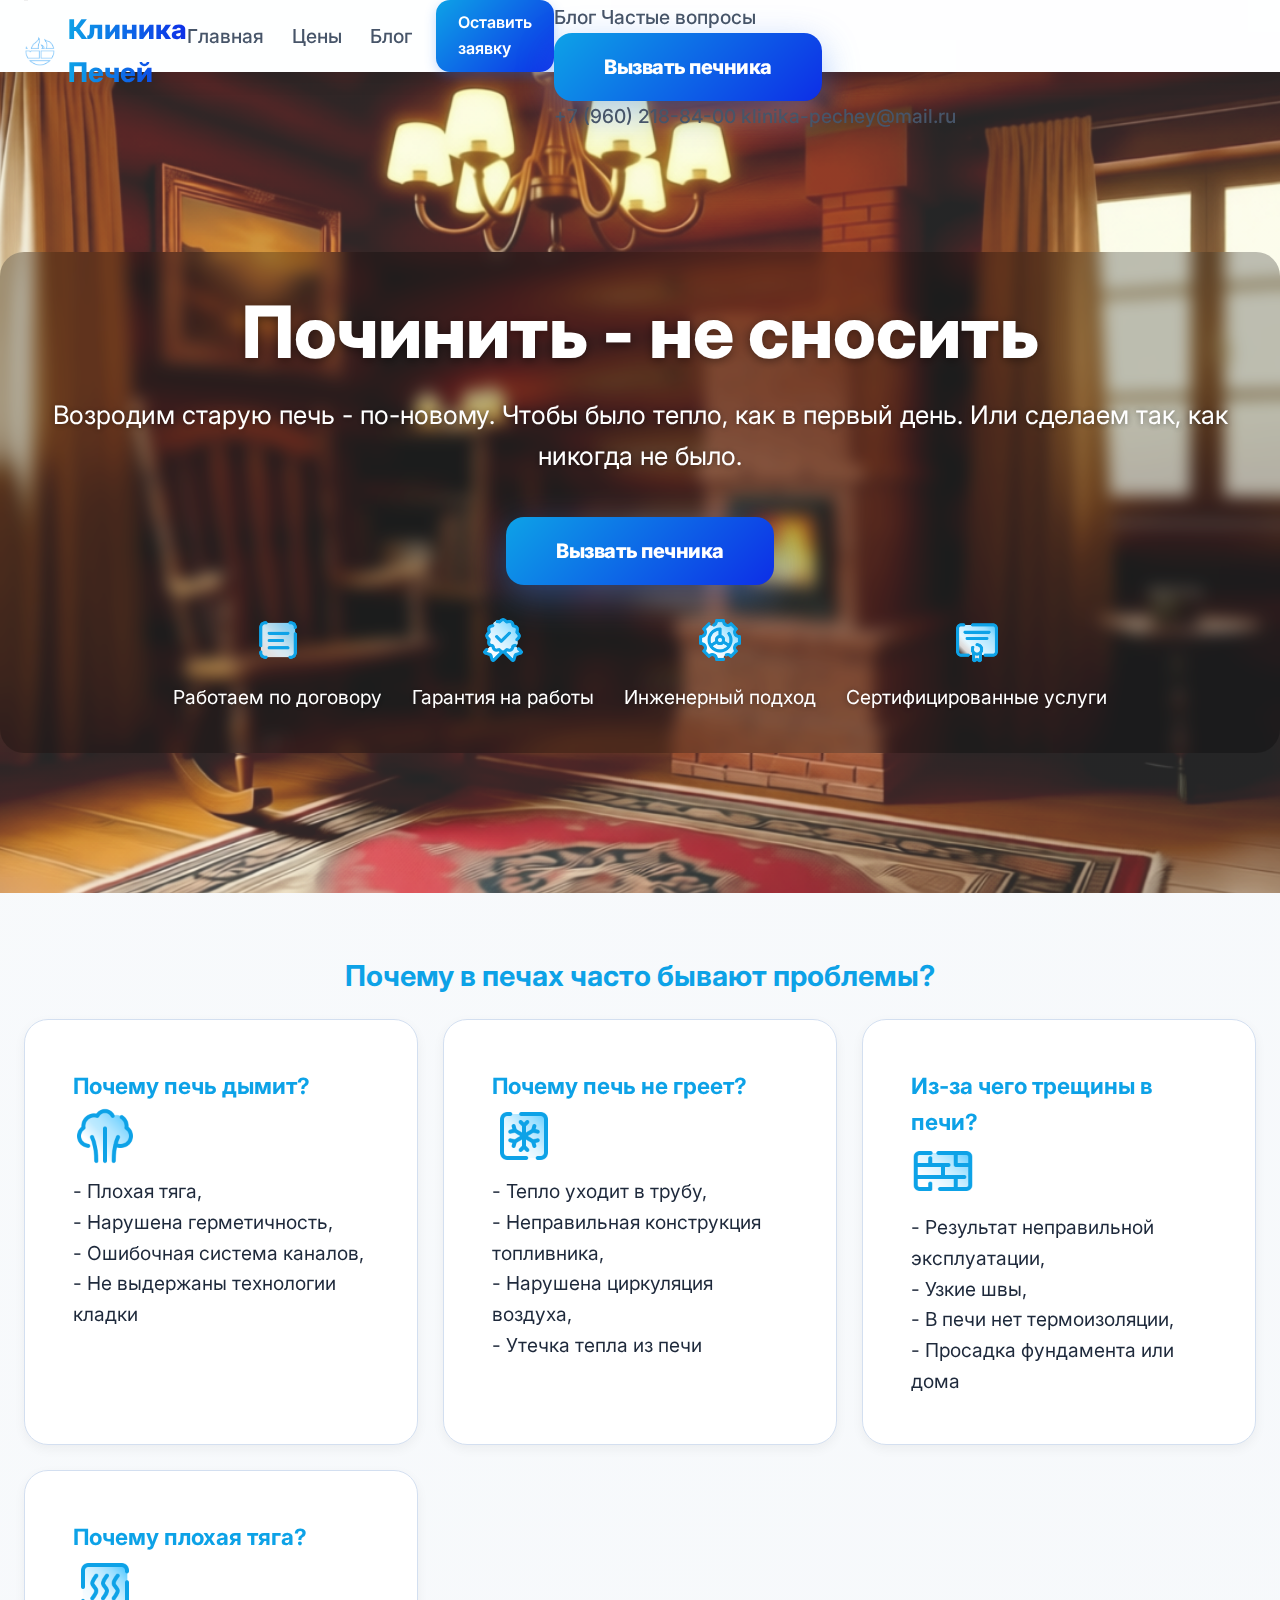
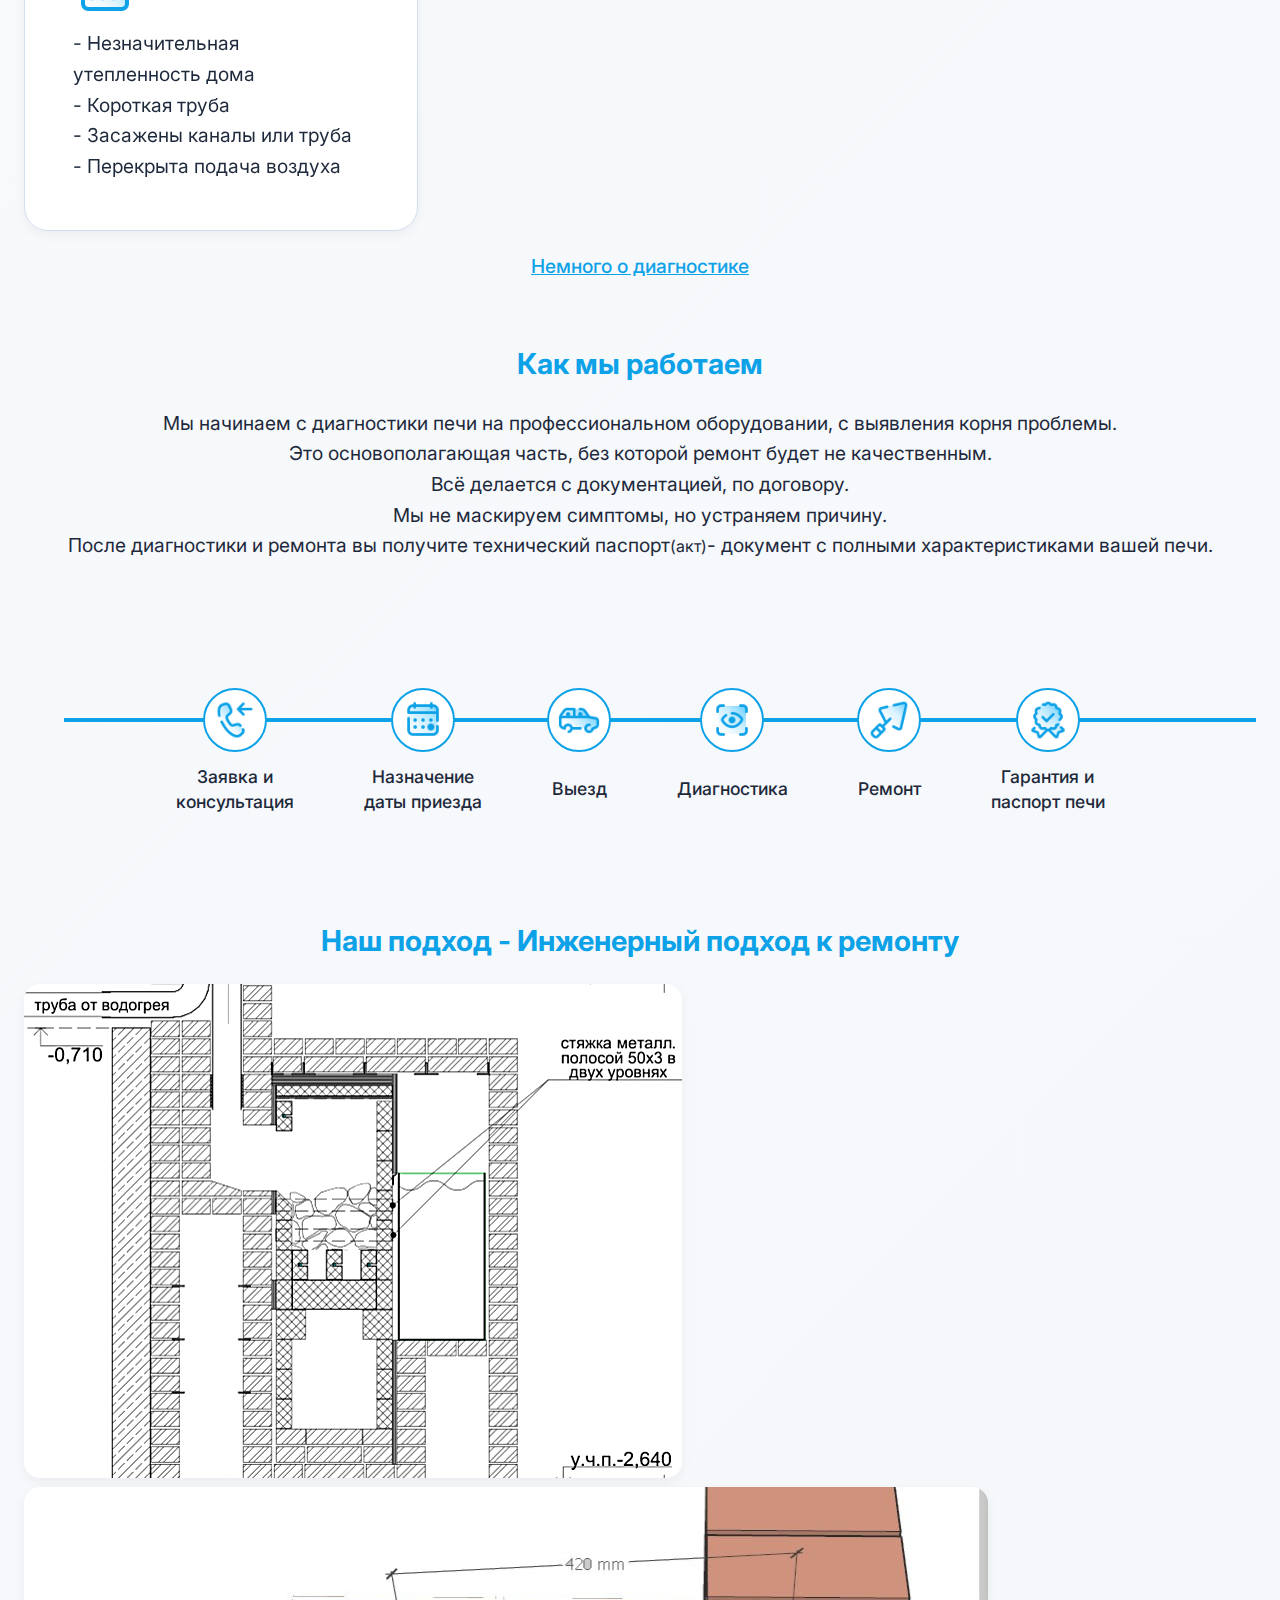
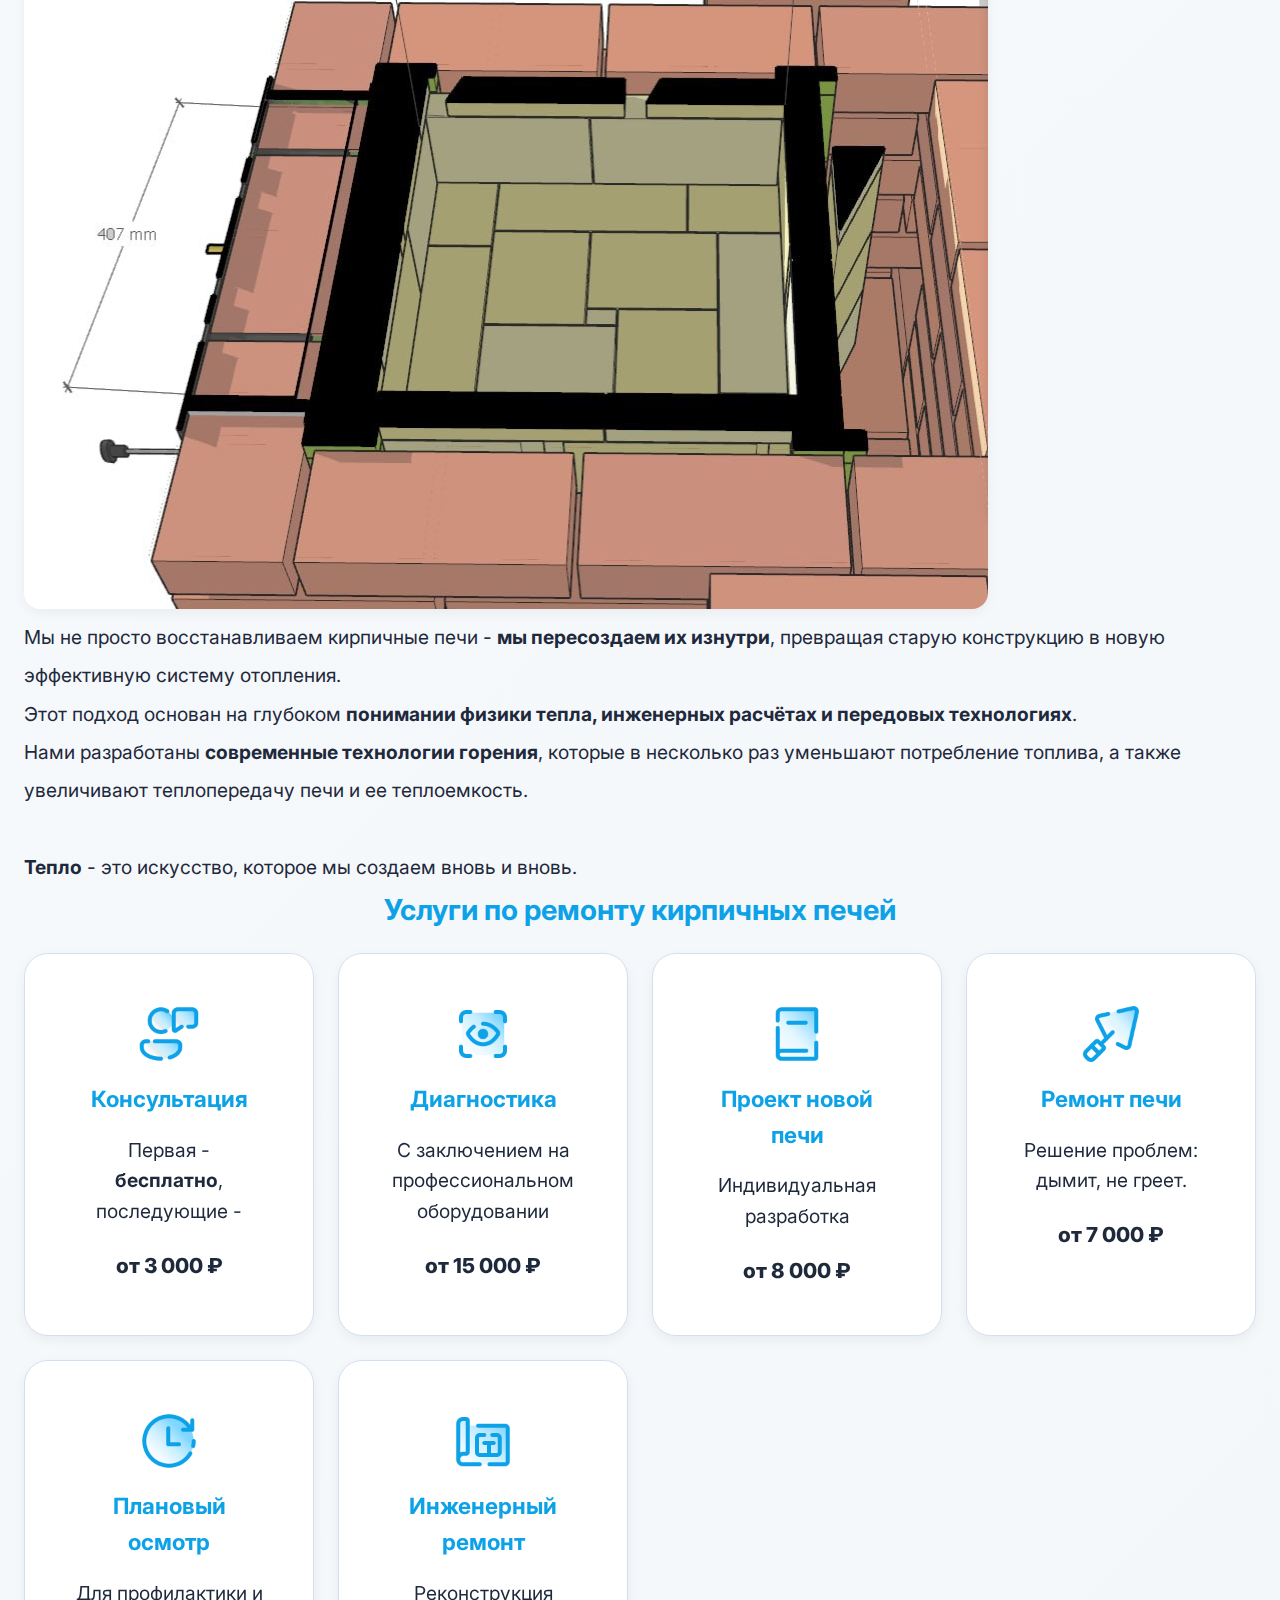
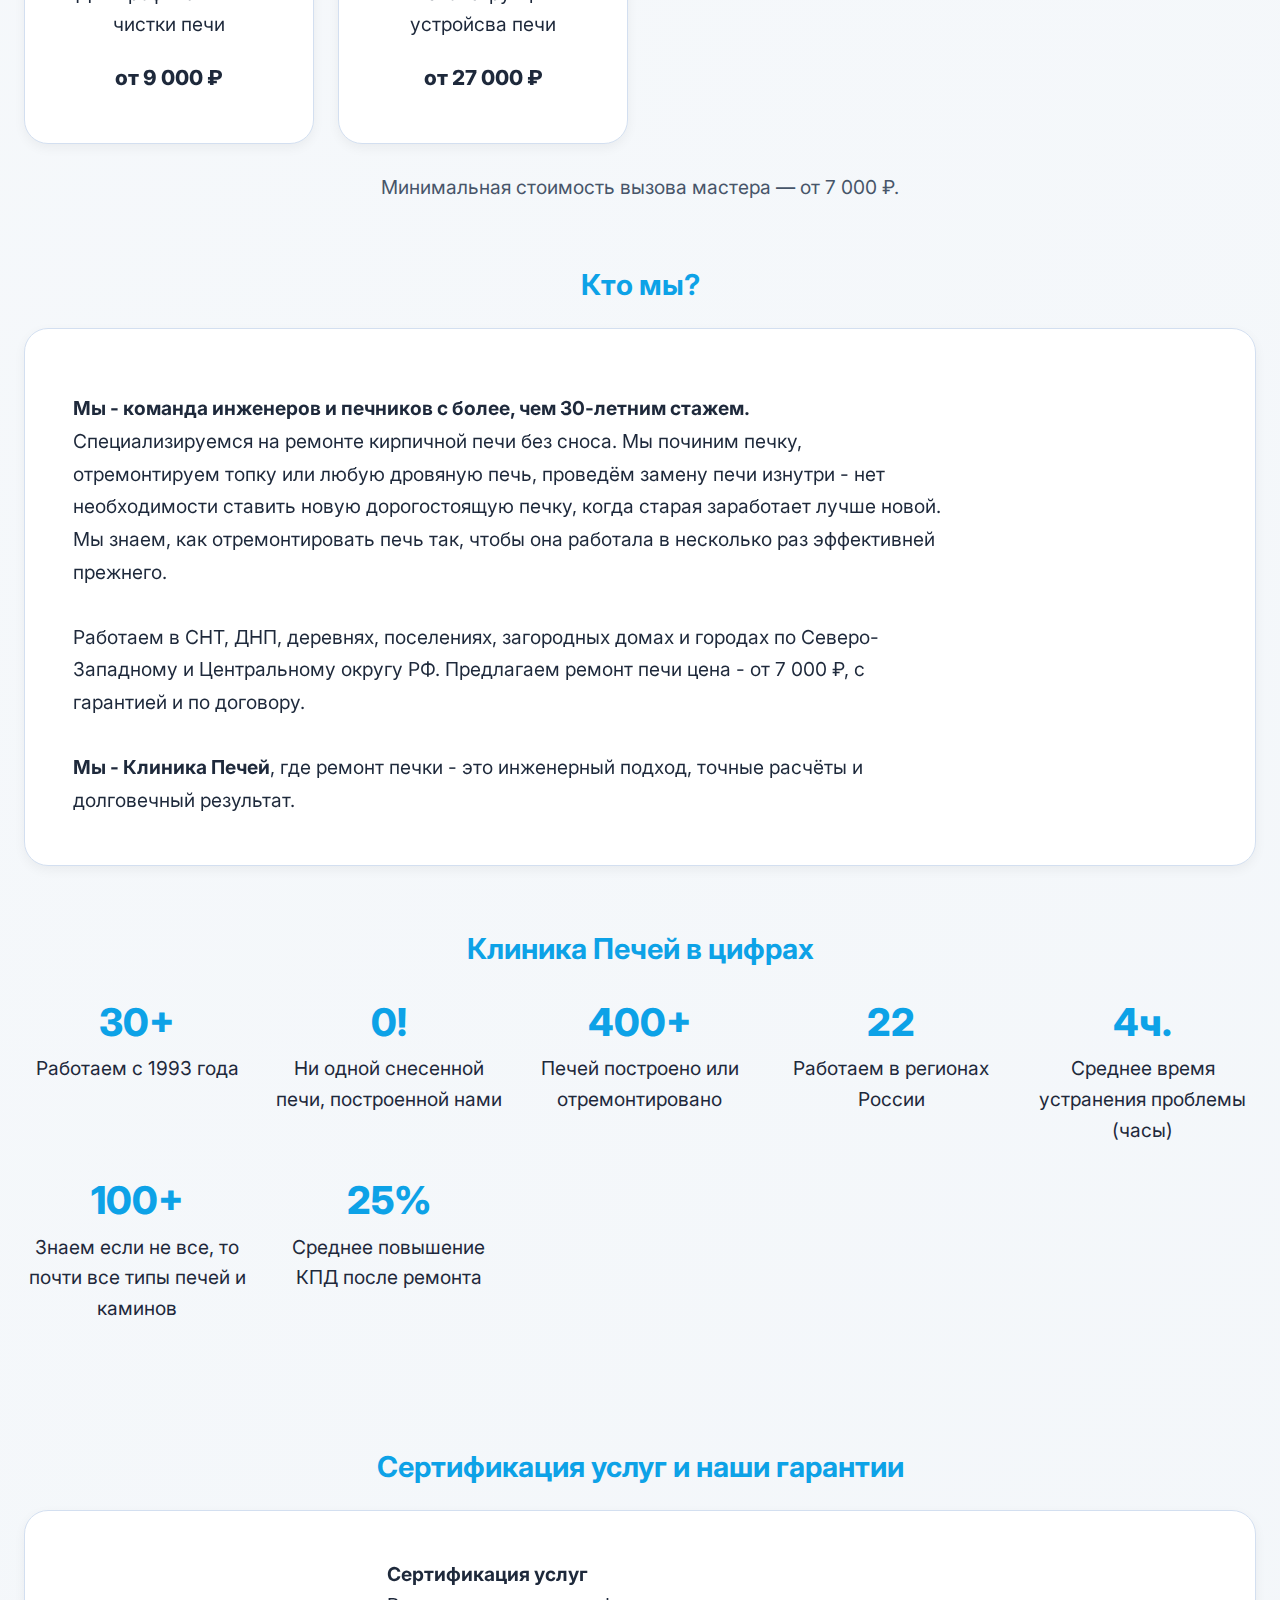
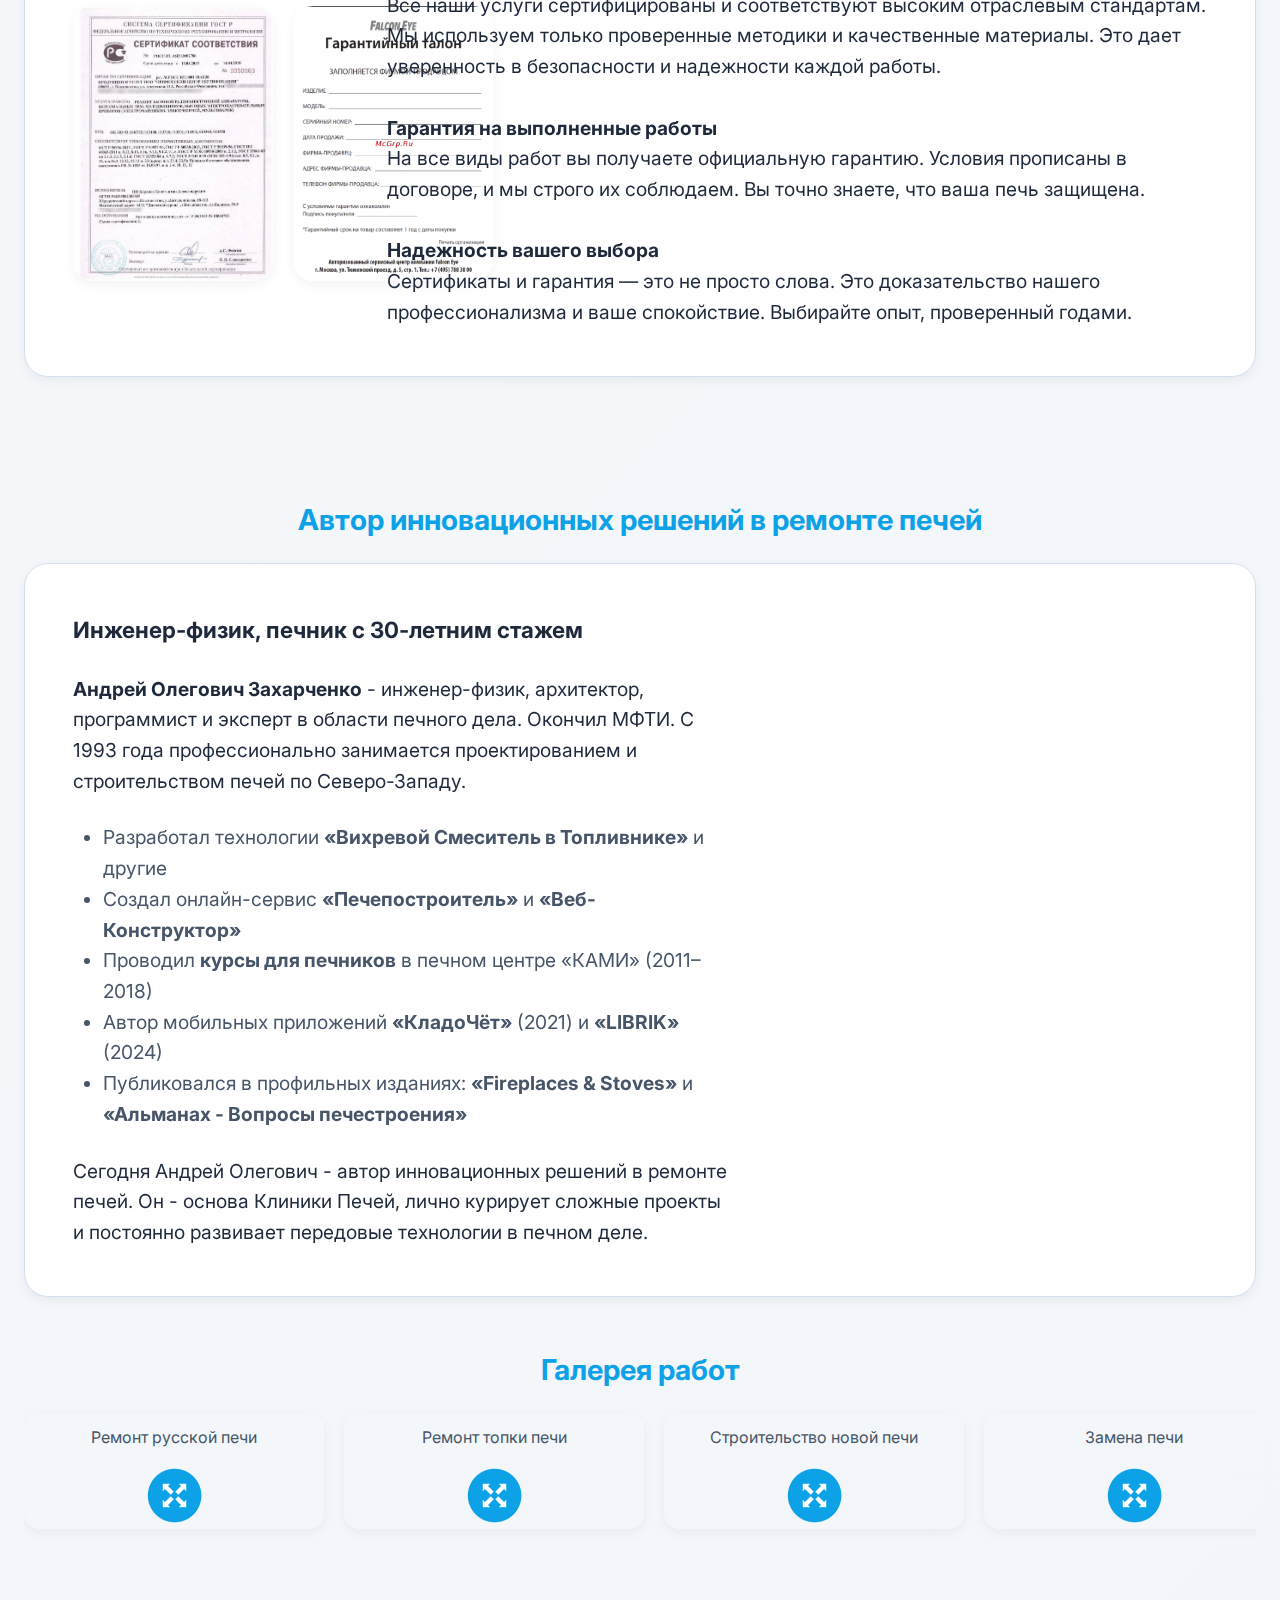
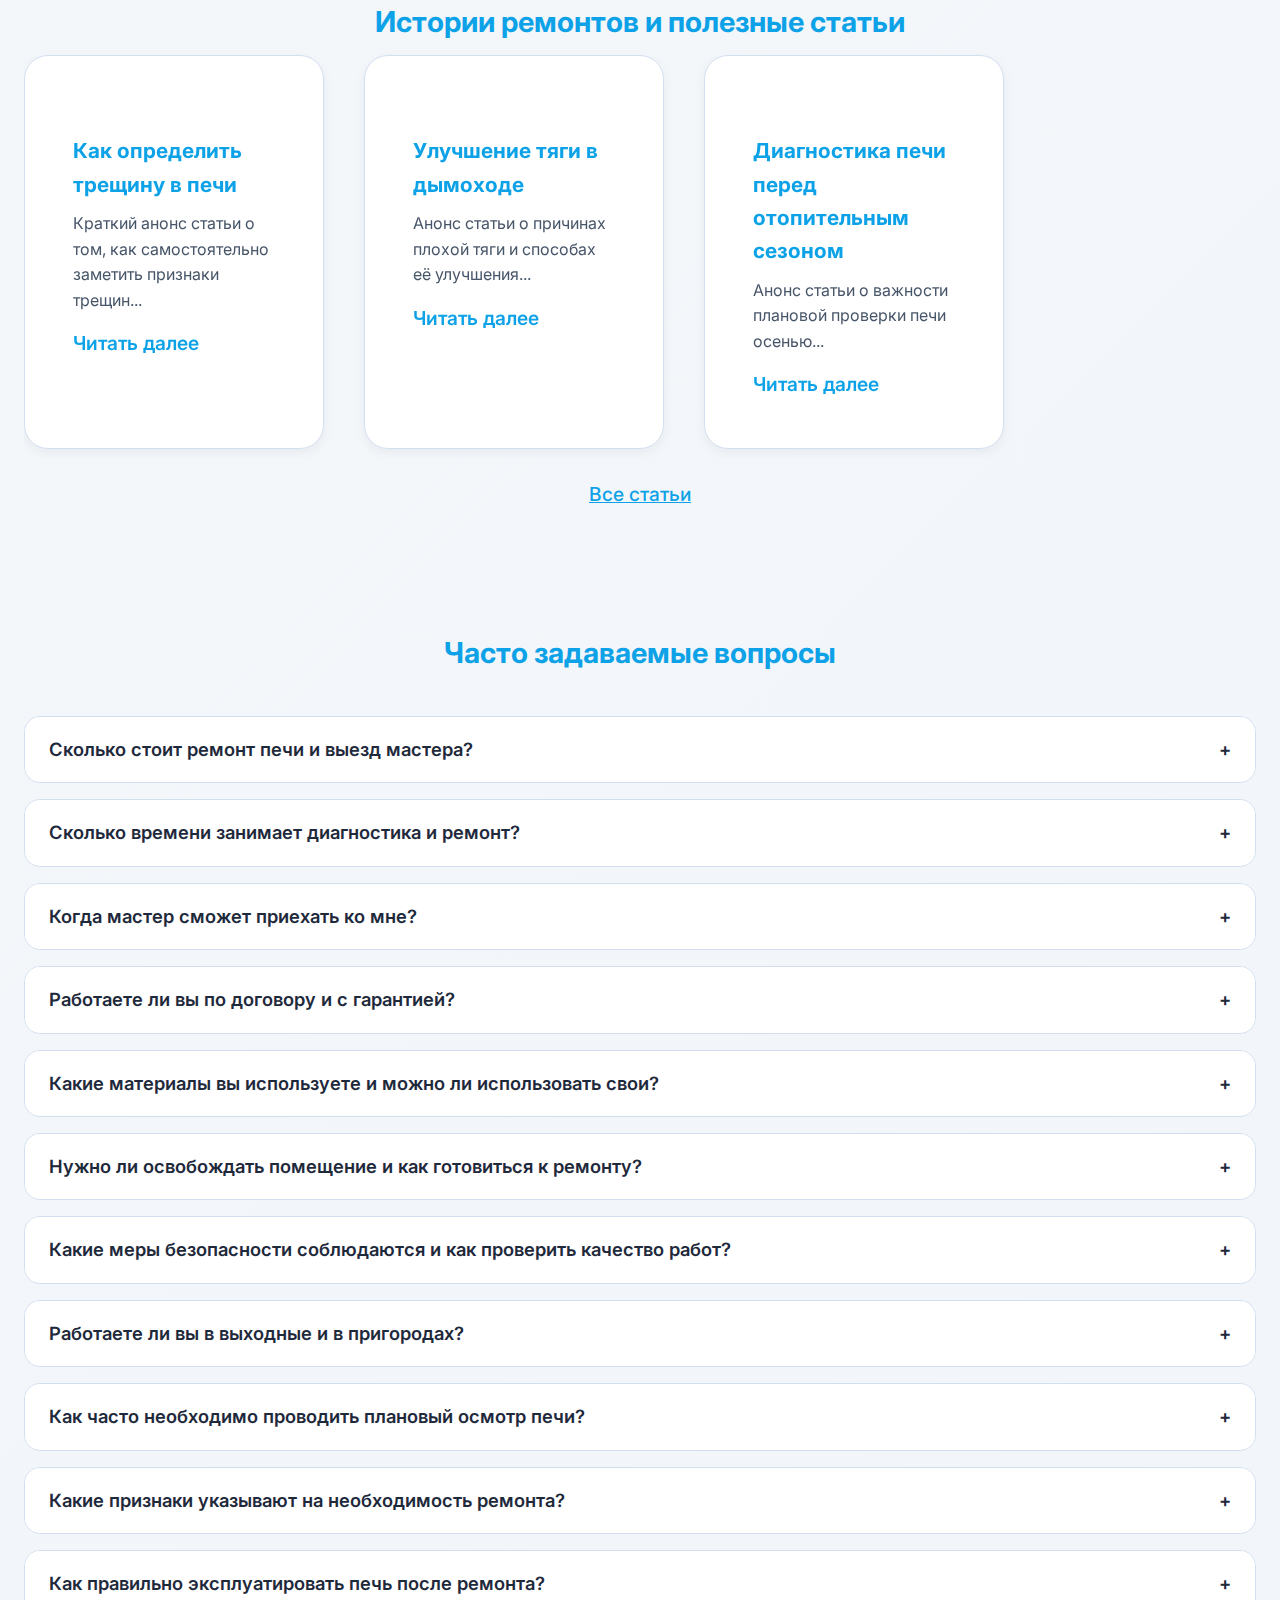
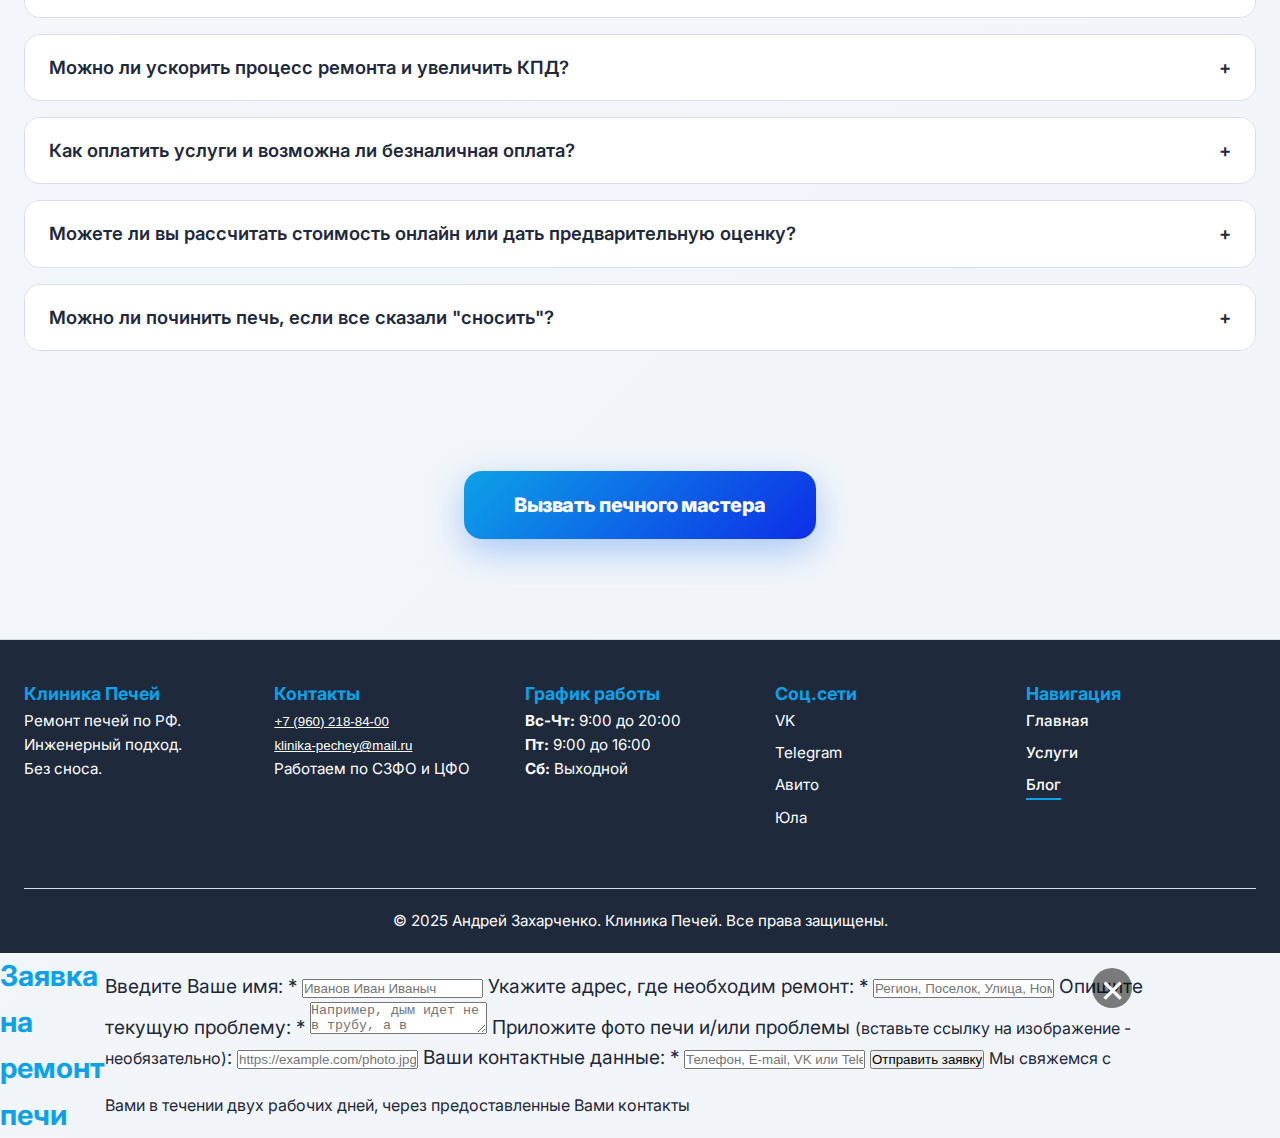
<file: index.html>
<!DOCTYPE html>
<!-- === ОСНОВНОЙ HTML ДОКУМЕНТ === -->
<html lang="ru">
<head>
  <!-- === БАЗОВЫЕ МЕТА-ТЕГИ === -->
  <meta charset="UTF-8" />
  <meta name="viewport" content="width=device-width, initial-scale=1.0"/>
  
  <!-- === SEO ЗАГОЛОВОК СТРАНИЦЫ === -->
  <title>Ремонт печки по РФ | Клиника Печей</title>
  
  <!-- === SEO ОПИСАНИЕ СТРАНИЦЫ === -->
  <meta name="description" content="
  Печник Клиники Печей. Ремонт без сноса. 
  Починить печку, если дымит печь, не греет печь, плохая тяга или трещины в печи — наша специализация.
  Работаем с 1993 года.">
  
  <!-- === Schema.org - СТРУКТУРИРОВАННЫЕ ДАННЫЕ ДЛЯ ПОИСКОВИКОВ === -->
  <script type="application/ld+json">
  {
    "@context": "https://schema.org",
    "@type": "LocalBusiness",
    "name": "Клиника Печей",
    "image": "images/andrey_photo.png", 
    "address": {
      "@type": "PostalAddress",
      "addressRegion": "Россия",
      "addressLocality": "Северо-Западный и Центральный округ"
    },
    "url": "https://example.com",
    "telephone": "+7-960-218-84-00",
    "email": "klinika-pechey@mail.ru",
    "areaServed": ["RU"],
    "serviceType": ["Ремонт печки", "Консультации от печника", "Диагностика печей"],
    "description": "Ремонт кирпичных печей. Вызвать печника. Решаем проблемы: печь дымит, не греет, появились трещины."
  }
  </script>
  
  <!-- === FAVICON (иконка сайта) === -->
  <link rel="icon" href="images/favicon.svg" type="image/svg+xml">
  <link rel="icon" href="images/favicon.ico" sizes="32x32" type="image/x-icon">
  <link rel="shortcut icon" href="images/favicon.ico" type="image/x-icon">
  
  <!-- === СТИЛИ САЙТА === -->
  <link rel="stylesheet" href="styles.css">

  <!-- === ШРИФТ === -->
  <link href="https://fonts.googleapis.com/css2?family=Inter:wght@400;500;600;700;800&display=swap" rel="stylesheet">
</head>
<body class="theme-light"> <!-- Установлена светлая тема -->

<!-- === ШАПКА САЙТА === -->
<header id="main-header">
    <div class="header-content">
        <!-- === КНОПКА ГАМБУРГЕР МЕНЮ (слева) === -->
        <button class="hamburger-btn" id="hamburger-btn" aria-label="Открыть меню">
            <span class="hamburger-line"></span>
            <span class="hamburger-line"></span>
            <span class="hamburger-line"></span>
        </button>

        <!-- === ЛОГОТИП И НАЗВАНИЕ (по центру) - только для мобильных --->
        <a href="index.html" class="logo-link mobile-logo-centered">
            <img src="images/icon.png" alt="Ремонт кирпичной печки" title="Логотип Клиника Печей" class="logo-icon" loading="lazy">
            <span class="logo-text">Клиника Печей</span>
        </a>

        <!-- Пустой div для выравнивания логотипа по центру -->
        <div class="header-placeholder"></div>
    </div>

    <!-- === ПРАВАЯ ЧАСТЬ ШАПКИ (для десктопа) - СКРЫТА НА МОБИЛЬНЫХ --->
    <div class="nav-right desktop-nav">
        <nav class="nav-links">
            <a href="index.html" class="nav-link active">Главная</a>
            <a href="index.html#services" class="nav-link">Цены</a>
            <a href="article.html" class="nav-link">Блог</a>
        </nav>
        <a href="#" class="header-claim-btn" id="header-claim">Оставить заявку</a>
    </div>

    <!-- === МОБИЛЬНОЕ МЕНЮ (Telegram-стиль, слева) === -->
    <div class="mobile-menu-overlay" id="mobile-menu-overlay">
        <div class="mobile-menu" id="mobile-menu">
            <!-- === ОСНОВНОЕ МЕНЮ === -->
            <nav class="mobile-nav-links">
                <a href="index.html#problems" class="nav-link mobile-nav-link">Частые проблемы в печах</a>
                <a href="index.html#approach" class="nav-link mobile-nav-link">Наш подход к ремонту</a>
                <a href="index.html#how-we-work" class="nav-link mobile-nav-link">Как мы работаем</a>
                <a href="index.html#services" class="nav-link mobile-nav-link">Цены</a>
                <a href="index.html#about1" class="nav-link mobile-nav-link">О нас</a>
                <a href="index.html#warranty" class="nav-link mobile-nav-link">Наши гарантии</a>
                <a href="index.html#author" class="nav-link mobile-nav-link">Автор новых технологий ремонта</a>
                <a href="index.html#gallery" class="nav-link mobile-nav-link">Галерея работ</a>
                <a href="index.html#blog-section-main" class="nav-link mobile-nav-link">Блог</a>
                <a href="index.html#faq" class="nav-link mobile-nav-link">Частые вопросы</a>
            </nav>
            <div class="mobile-claim">
                <a href="#" class="btn mobile-nav-link" id="mobile-claim">Вызвать печника</a>
            </div>
            <!-- === КОНТАКТЫ В МЕНЮ (внизу, мелким шрифтом) === -->
            <div class="mobile-contacts">
                <a href="tel:+79602188400" class="nav-link mobile-nav-link">+7 (960) 218-84-00</a>
                <a href="mailto:klinika-pechey@mail.ru" class="nav-link mobile-nav-link">klinika-pechey@mail.ru</a>
            </div>
        </div>
    </div>
</header>

  <!-- === ГЛАВНАЯ СТРАНИЦА === -->
  <div class="page">
    <div class="container">
      <!-- === 1. ГЕРОЙ (ШАПКА СТРАНИЦЫ) === -->
      <section class="hero">
        <div class="hero-bg"></div>
        <div class="hero-content">
          <h1>Починить - не сносить</h1>
          <p>Возродим старую печь - по-новому. Чтобы было тепло, как в первый день. Или сделаем так, как никогда не было.</p>
          <a href="#" class="btn" id="hero-claim">Вызвать печника</a>
          <!-- === ДОПОЛНЕНО: Дополнительная информация под кнопкой === -->
          <div style="display: flex; justify-content: center; gap: 30px; margin-top: 30px; flex-wrap: wrap;">
              <div style="text-align: center;">
                  <img src="images/contract_icon.png" alt="Ремонт печи" title="Печник" style="width: 50px; height: 50px; margin-bottom: 8px;" loading="lazy">
                  <p style="color: white; margin: 0; font-size: 1.2rem;">Работаем по договору</p>
              </div>
              <div style="text-align: center;">
                  <img src="images/warranty_icon.png" alt="Замена печи" title="Печной мастер" style="width: 50px; height: 50px; margin-bottom: 8px;" loading="lazy">
                  <p style="color: white; margin: 0; font-size: 1.2rem;">Гарантия на работы</p>
              </div>
              <div style="text-align: center;">
                  <img src="images/engineering_icon.png" alt="Как отремонтировать печь" title="ремонт печи из кирпича" style="width: 50px; height: 50px; margin-bottom: 8px;" loading="lazy">
                  <p style="color: white; margin: 0; font-size: 1.2rem;">Инженерный подход</p>
              </div>
              <div style="text-align: center;">
                  <img src="images/certified_icon.png" alt="Печник для ремонта" title="Ремонт дровяной печи" style="width: 50px; height: 50px; margin-bottom: 8px;" loading="lazy">
                  <p style="color: white; margin: 0; font-size: 1.2rem;">Сертифицированные услуги</p>
              </div>
          </div>
        </div>
      </section>
      

      <!-- === 2. ПРОБЛЕМЫ: дымит, не греет, трескается === -->
      <section id = "problems">
        <h2 style="text-align: center;  margin: 60px 0 20px; color: var(--accent);">Почему в печах часто бывают проблемы?</h2>
        <div style="display: grid; grid-template-columns: repeat(auto-fit, minmax(300px, 1fr)); gap: 25px; width: 100%; justify-items: center;">
          <div class="glass-card">
            <div class="problem-content"> <!-- Обёртка для flex -->
                <h3 style="color: var(--accent); flex: 1; ">Почему печь дымит?</h3> <!-- Текст слева, flex: 1 позволяет ему растягиваться -->
                <!-- ✅ SEO: Иконка проблемы -->
                <img src="images/smoke_icon.png" alt="Почему дымит печь — причины и решение от печника" title="Почему дымит печь" style="width: 64px; height: 64px;" loading="lazy"> <!-- Иконка справа, убран margin-bottom -->
            </div> <!-- /problem-content -->
            <p> <!-- Перенесённый список причин -->
              - Плохая тяга,<br>
              - Нарушена герметичность,<br>
              - Ошибочная система каналов,<br>
              - Не выдержаны технологии кладки
            </p>
          </div>
          <div class="glass-card">
            <div class="problem-content"> <!-- Обёртка для flex -->
                <h3 style="color: var(--accent); flex: 1; ">Почему печь не греет?</h3>
                <!-- ✅ SEO: Иконка проблемы -->
                <img src="images/no_heat_icon.png" alt="Почему не греет печь — причины и ремонт от печника" title="Почему не греет печь" style="width: 64px; height: 64px;" loading="lazy"> <!-- Иконка справа, убран margin-bottom -->
            </div> <!-- /problem-content -->
            <p>
              - Тепло уходит в трубу,<br>
              - Неправильная конструкция топливника,<br>
              - Нарушена циркуляция воздуха,<br>
              - Утечка тепла из печи
            </p>
          </div>
          <div class="glass-card">
            <div class="problem-content"> <!-- Обёртка для flex -->
                <h3 style="color: var(--accent);flex: 1; ">Из-за чего трещины в печи?</h3>
                <!-- ✅ SEO: Иконка проблемы -->
                <img src="images/crack_icon.png" alt="Трещины в кирпичной печи — как устранить без сноса" title="Трещины в печи" style="width: 64px; height: 64px;" loading="lazy"> <!-- Иконка справа, убран margin-bottom -->
            </div> <!-- /problem-content -->
            <p>
              - Результат неправильной эксплуатации,<br>
              - Узкие швы,<br>
              - В печи нет термоизоляции,<br>
              - Просадка фундамента или дома
            </p>
          </div>
          <div class="glass-card"> <!-- Новая карточка -->
            <div class="problem-content"> <!-- Обёртка для flex -->
                <h3 style="color: var(--accent);flex: 1; ">Почему плохая тяга?</h3>
                <!-- ✅ SEO: Иконка проблемы -->
                <img src="images/insulation_icon.png" alt="Плохая тяга - Печник из Клиники Печей сможет починить печку" title="Плохая тяга причины" style="width: 64px; height: 64px;" loading="lazy"> <!-- Иконка справа, убран margin-bottom -->
            </div> <!-- /problem-content -->
            <p>
              - Незначительная утепленность дома<br>
              - Короткая труба<br>
              - Засажены каналы или труба<br>
              - Перекрыта подача воздуха
            </p>
          </div>
        </div>
        <p style="text-align: center; margin-top: 20px;">
            <a href="article.html" class="nav-link" style="color: var(--accent); text-decoration: underline;">Немного о диагностике</a> <!-- Ссылка на статью/страницу диагностики, стилизована как ссылка -->
        </p>
      </section>


      <!-- === 3. ЭТАПЫ РАБОТЫ (Новая секция) === -->
      <section id = "how-we-work">
        <h2 style="text-align: center; margin: 60px 0 20px; color: var(--accent);">Как мы работаем</h2>
        <p style="text-align: center; margin-bottom: 0px;">
            Мы начинаем с диагностики печи на профессиональном оборудовании, с выявления корня проблемы.<br>
            Это основополагающая часть, без которой ремонт будет не качественным.<br>
            Всё делается с документацией, по договору.<br>
            Мы не маскируем симптомы, но устраняем причину.<br>
            После диагностики и ремонта вы получите технический паспорт<small>(акт)</small>- документ с полными характеристиками вашей печи.
        </p>
              <div style="display: flex; justify-content: center; width: 100%;">
              <div class="timeline-container">
                  <div class="timeline-step">
                      <div class="timeline-step-icon-wrapper"> <!-- Обёртка для иконки -->
                          <img src="images/application_icon.png" alt="Заявка" loading="lazy">
                      </div>
                      <p class="timeline-step-text">Заявка и<br>консультация</p> <!-- Текст этапа -->
                  </div>
                  <div class="timeline-step">
                      <div class="timeline-step-icon-wrapper">
                          <img src="images/schedule_icon.png" alt="Назначение даты" loading="lazy">
                      </div>
                      <p class="timeline-step-text">Назначение<br>даты приезда</p>
                  </div>
                  <div class="timeline-step">
                      <div class="timeline-step-icon-wrapper">
                          <img src="images/visit_icon.png" alt="Выезд" loading="lazy">
                      </div>
                      <p class="timeline-step-text">Выезд</p>
                  </div>
                  <div class="timeline-step">
                      <div class="timeline-step-icon-wrapper">
                          <img src="images/diagnostic_icon.png" alt="Диагностика" loading="lazy">
                      </div>
                      <p class="timeline-step-text">Диагностика</p>
                  </div>
                  <div class="timeline-step">
                      <div class="timeline-step-icon-wrapper">
                          <img src="images/repair_icon.png" alt="Ремонт" loading="lazy">
                      </div>
                      <p class="timeline-step-text">Ремонт</p>
                  </div>
                  <div class="timeline-step">
                      <div class="timeline-step-icon-wrapper">
                          <img src="images/warranty_icon.png" alt="Гарантия" loading="lazy">
                      </div>
                      <p class="timeline-step-text">Гарантия и<br>паспорт печи</p>
                  </div>
              </div>
          </div>
      </section>

      <!-- === 4. НАШ ПОДХОД (Новая секция) === -->
      <section id = "approach" class="approach-section"> <!-- Добавлен класс для секции -->
        <h2 style="text-align: center; margin: 40px 0 20px; color: var(--accent);">Наш подход - Инженерный подход к ремонту</h2>
        <div class="approach-content">
          <div class="images-container-approach">
            <img src="images/schematic_example.png" alt="Схема устройства дымооборотов печи" title="Схема дымооборотов" style="border-radius: 16px; box-shadow: var(--shadow); cursor: pointer;" loading="lazy" class="zoomable-image" data-full-src="images/schematic_example.png">
            <img src="images/doc_example.png" alt="Пример страницы документа с характеристиками печи" title="Пример документа" style="border-radius: 16px; box-shadow: var(--shadow); cursor: pointer;" loading="lazy" class="zoomable-image" data-full-src="images/doc_example.png">
          </div>
          <div class="text-content-approach">
            <p style=" line-height: 2;">
              Мы не просто восстанавливаем кирпичные печи - <strong>мы пересоздаем их изнутри</strong>, превращая старую конструкцию в новую эффективную систему отопления.</p>
              <p style=" line-height: 2;">
              Этот подход основан на глубоком <strong>понимании физики тепла, инженерных расчётах и передовых технологиях</strong>.</p>
              <p style="line-height: 2;">
              Нами разработаны <strong>современные технологии горения</strong>, которые в несколько раз уменьшают потребление топлива, а также увеличивают теплопередачу печи и ее теплоемкость.</p>
              <p style="line-height: 2;">
              <br><strong>Тепло</strong> - это искусство, которое мы создаем вновь и вновь.
            </p>
          </div>
        </div>
      </section>



      <!-- === 5. Наши услуги (оригинальная секция, немного изменена) === -->
      <section id="services">
        <h2 style="text-align: center; margin: 0px 0 20px; color: var(--accent);">Услуги по ремонту кирпичных печей</h2>
        <div style="display: grid; grid-template-columns: repeat(auto-fit, minmax(250px, 1fr)); gap: 24px; width: 100%;"> <!-- Изменил min-width карточки -->
          <div class="glass-card">
            <img src="images/consultation_icon.png" alt="Консультация" title="Консультация" style="width: 64px; height: 64px; margin: 0 auto 15px; display: block;" loading="lazy"> <!-- Новая иконка -->
            <h3 style="color: var(--accent); margin-bottom: 18px; font-size: 1.4rem; text-align: center;">Консультация</h3>
            <!-- описание -->
            <p style="margin-bottom: 22px; text-align: center;">Первая - <strong>бесплатно</strong>, последующие -</p>
            <div style="font-size: 1.3rem; font-weight: 800; text-align: center;">от 3 000 ₽</div>
          </div>
          <div class="glass-card">
            <img src="images/diagnostic_icon.png" alt="Диагностика" title="Диагностика" style="width: 64px; height: 64px; margin: 0 auto 15px; display: block;" loading="lazy"> <!-- Новая иконка -->
            <h3 style="color: var(--accent); margin-bottom: 18px; font-size: 1.4rem; text-align: center;">Диагностика</h3>
            <!-- описание -->
            <p style="margin-bottom: 22px; text-align: center;">С заключением на профессиональном оборудовании</p>
            <div style="font-size: 1.3rem; font-weight: 800; text-align: center;">от 15 000 ₽</div>
          </div>
          <div class="glass-card">
            <img src="images/project_icon.png" alt="Разработка индивидуального проекта новой печи" title="Проект новой печи" style="width: 64px; height: 64px; margin: 0 auto 15px; display: block;" loading="lazy"> <!-- Новая иконка -->
            <h3 style="color: var(--accent); margin-bottom: 18px; font-size: 1.4rem; text-align: center;">Проект новой печи</h3>
            <!-- описание -->
            <p style="margin-bottom: 22px; text-align: center;">Индивидуальная разработка</p>
            <div style="font-size: 1.3rem; font-weight: 800; text-align: center;">от 8 000 ₽</div>
          </div>
          <div class="glass-card">
            <img src="images/repair_no_demolition_icon.png" alt="Ремонт без сноса" title="Ремонт без сноса" style="width: 64px; height: 64px; margin: 0 auto 15px; display: block;" loading="lazy"> <!-- Новая иконка -->
            <h3 style="color: var(--accent); margin-bottom: 18px; font-size: 1.4rem; text-align: center;">Ремонт печи</h3>
            <!-- описание -->
            <p style="margin-bottom: 22px; text-align: center;">Решение проблем: дымит, не греет.</p>
            <div style="font-size: 1.3rem; font-weight: 800; text-align: center;">от 7 000 ₽</div>
          </div>
          <div class="glass-card">
            <img src="images/inspection_icon.png" alt="Плановый технический осмотр" title="Плановый техосмотр" style="width: 64px; height: 64px; margin: 0 auto 15px; display: block;" loading="lazy"> <!-- Новая иконка -->
            <h3 style="color: var(--accent); margin-bottom: 18px; font-size: 1.4rem; text-align: center;">Плановый осмотр</h3>
            <!-- описание -->
            <p style="margin-bottom: 22px; text-align: center;">Для профилактики и чистки печи</p>
            <div style="font-size: 1.3rem; font-weight: 800; text-align: center;">от 9 000 ₽</div>
          </div>
          <div class="glass-card">
            <img src="images/structural_repair_icon.png" alt="Конструкционный ремонт" title="Конструкционный ремонт" style="width: 64px; height: 64px; margin: 0 auto 15px; display: block;" loading="lazy"> <!-- Новая иконка -->
            <h3 style="color: var(--accent); margin-bottom: 18px; font-size: 1.4rem; text-align: center;">Инженерный ремонт</h3>
            <!-- описание -->
            <p style="margin-bottom: 22px; text-align: center;">Реконструкция устройсва печи</p>
            <div style="font-size: 1.3rem; font-weight: 800; text-align: center;">от 27 000 ₽</div>
          </div>
        </div>
        <p style="text-align: center; margin: 28px 0; color: var(--text-secondary);">Минимальная стоимость вызова мастера — от 7 000 ₽.
      </section>

      <!-- === 6. Кто Мы? (Новая секция) === -->
      <section id = "about2">
        <h2 style="text-align: center; margin: 60px 0 20px; color: var(--accent);">Кто мы?</h2>
        <div class="glass-card">
          <!-- <p style="font-size: 1.2rem; line-height: 1.8; text-align: center;"> -->
            <!-- Команда инженеров и печников. -->
          <!-- </p> -->
          <!-- Пример изображений для секции (нужно заменить на реальные) -->
          <div class="about-us-content">
            <div class="text-content">
              <p style="line-height: 1.7; margin-top: 15px;">
               <strong>Мы - команда инженеров и печников с более, чем 30-летним стажем.</strong><br>
               Специализируемся на ремонте кирпичной печи без сноса.
               Мы починим печку, отремонтируем топку или любую дровяную печь, проведём замену печи изнутри - нет необходимости ставить новую дорогостоящую печку, когда старая заработает лучше новой.
               Мы знаем, как отремонтировать печь так, чтобы она работала в несколько раз эффективней прежнего.<br><br>
               Работаем в СНТ, ДНП, деревнях, поселениях, загородных домах и городах по Северо-Западному и Центральному округу РФ.
               Предлагаем ремонт печи цена - от 7 000 ₽, с гарантией и по договору.<br><br>
               <strong>Мы - Клиника Печей</strong>, где ремонт печки - это инженерный подход, точные расчёты и долговечный результат. 
              </p>
            </div>
            <img src="images/team_photo.png" alt="Команда Клиники Печей" title="Команда специалистов" style="border-radius: 16px; box-shadow: var(--shadow);" loading="lazy"> <!-- Предполагаемое имя файла, перемещено -->
          </div>
        </div>
      </section>

      <!-- === 7. Клиника Печей в цифрах (обновлённая секция) === -->
      <section id ="about1">
        <h2 style="text-align: center; margin: 60px 0 20px; color: var(--accent);">Клиника Печей в цифрах</h2>
        <div style="display: grid; grid-template-columns: repeat(auto-fit, minmax(200px, 1fr)); gap: 25px; width: 100%;">
            <div style="text-align: center;">
                <div style="font-size: 2.4rem; font-weight: 800; color: var(--accent);">30+</div>
                <p>Работаем с 1993 года</p>
            </div>
            <div style="text-align: center;">
                <div style="font-size: 2.4rem; font-weight: 800; color: var(--accent);">0!</div>
                <p>Ни одной снесенной печи, построенной нами</p>
            </div>
            <div style="text-align: center;">
                <div style="font-size: 2.4rem; font-weight: 800; color: var(--accent);">400+</div>
                <p>Печей построено или отремонтировано</p>
            </div>
            <div style="text-align: center;">
                <div style="font-size: 2.4rem; font-weight: 800; color: var(--accent);">22</div>
                <p>Работаем в регионах России</p>
            </div>
            <div style="text-align: center;">
                <div style="font-size: 2.4rem; font-weight: 800; color: var(--accent);">4ч.</div>
                <p>Среднее время устранения проблемы (часы)</p>
            </div>
            <div style="text-align: center;">
                <div style="font-size: 2.4rem; font-weight: 800; color: var(--accent);">100+</div>
                <p>Знаем если не все, то почти все типы печей и каминов</p>
            </div>
            <div style="text-align: center;">
                <div style="font-size: 2.4rem; font-weight: 800; color: var(--accent);">25%</div>
                <p>Среднее повышение КПД после ремонта</p>
            </div>
        </div>
      </section>

      <!-- === 8. СЕРТИФИКАЦИЯ И ГАРАНТИИ === -->
      <section id = "warranty" class="cert-and-warranty-section">
          <h2 style="text-align: center; margin: 0 0 20px; color: var(--accent);">Сертификация услуг и наши гарантии</h2>
          <div class="glass-card">
              <div class="cert-and-warranty-content">
                  <div class="images-container">
                      <!-- Изображения теперь являются кнопками для открытия модального окна -->
                      <img src="images/certificate.png" alt="Сертификат соответствия услуг Клиники Печей" title="Сертификат" loading="lazy" class="cert-image" data-modal="cert-modal">
                      <img src="images/warranty_document_example.png" alt="Образец гарантийного талона Клиники Печей" title="Гарантийный талон" loading="lazy" class="cert-image" data-modal="warranty-modal">
                  </div>
                  <div class="text-content">
                      <p style=>
                          <strong>Сертификация услуг</strong><br>
                          Все наши услуги сертифицированы и соответствуют высоким отраслевым стандартам.
                          Мы используем только проверенные методики и качественные материалы.
                          Это дает уверенность в безопасности и надежности каждой работы.
                          <br><br>
                          <strong>Гарантия на выполненные работы</strong><br>
                          На все виды работ вы получаете официальную гарантию.
                          Условия прописаны в договоре, и мы строго их соблюдаем.
                          Вы точно знаете, что ваша печь защищена.
                          <br><br>
                          <strong>Надежность вашего выбора</strong><br>
                          Сертификаты и гарантия — это не просто слова.
                          Это доказательство нашего профессионализма и ваше спокойствие.
                          Выбирайте опыт, проверенный годами.
                      </p>
                  </div>
              </div>
          </div>
      </section>

        <!-- === МОДАЛЬНЫЕ ОКНА ДЛЯ ИЗОБРАЖЕНИЙ === -->
      <!-- Модальное окно для сертификата -->
      <div class="modal-overlay-cert" id="cert-modal">
        <div class="modal-cert">
          <span class="modal-close-cert" data-modal="cert-modal">&times;</span> <!-- Крестик закрытия -->
          <img src="images/certificate.png" alt="Сертификат соответствия услуг Клиники Печей" class="modal-cert-img">
        </div>
      </div>

      <!-- Модальное окно для гарантийного талона -->
      <div class="modal-overlay-warranty" id="warranty-modal">
        <div class="modal-warranty">
          <span class="modal-close-warranty" data-modal="warranty-modal">&times;</span> <!-- Крестик закрытия -->
          <img src="images/warranty_document_example.png" alt="Образец гарантийного талона Клиники Печей" class="modal-warranty-img">
        </div>
      </div>

      <!-- === 9. Технологии от Андрея Захарченко (оригинальная секция, немного изменена) === -->
      <section id = "author">
        <h2 style="text-align: center; margin: 0 0 20px; color: var(--accent);">Автор инновационных решений в ремонте печей</h2>
        <div class="founder-card">
          <div class="founder-content">
            <div>
              <h3 style=" margin-bottom: 26px;">Инженер-физик, печник с 30-летним стажем</h3>
              <p style="margin-bottom: 26px;"><strong>Андрей Олегович Захарченко</strong> - инженер-физик, архитектор, программист и эксперт в области печного дела. Окончил МФТИ. С 1993 года профессионально занимается проектированием и строительством печей по Северо-Западу.</p>
              <ul style="margin: 26px 0; padding-left: 30px; color: var(--text-secondary);">
                <li>Разработал технологии <strong>«Вихревой Смеситель в Топливнике»</strong> и другие</li>
                <li>Создал онлайн-сервис <strong>«Печепостроитель»</strong> и <strong>«Веб-Конструктор»</strong></li>
                <li>Проводил <strong>курсы для печников</strong> в печном центре «КАМИ» (2011–2018)</li>
                <li>Автор мобильных приложений <strong>«КладоЧёт»</strong> (2021) и <strong>«LIBRIK»</strong> (2024)</li>
                <li>Публиковался в профильных изданиях: <strong>«Fireplaces & Stoves»</strong> и <strong>«Альманах - Вопросы печестроения»</strong></li>
              </ul>
              <p>Сегодня Андрей Олегович - автор инновационных решений в ремонте печей.
                Он - основа Клиники Печей, лично курирует сложные проекты и постоянно развивает передовые технологии в печном деле.</p>
            </div>
            <div>
              <!-- ✅ SEO: Фото печника -->
              <img src="images/andrey_photo.png" alt="Андрей Захарченко - инженер и печник с 30-летним стажем, основатель Клиники Печей" title="Андрей Захарченко — инженер-печник" class="founder-photo" loading="lazy"> <!-- Изменил имя файла -->
            </div>
          </div>
        </div>
      </section>


    <!-- === 10. НАШИ РАБОТЫ (с ползунком и ручным управлением) === -->
    <section id="gallery" class="works-slider-section">
        <h2 style="text-align: center; margin-top: 30px ;color: var(--accent);">Галерея работ</h2>
        <div class="works-slider-container" tabindex="0"> <!-- tabindex для фокуса при скролле -->
            <div class="works-slider-track">
                <!-- Карточки работ: оригинальный набор (13 слайдов) -->
                <div class="works-slide">
                    <img src="images/works/work_1.png" alt="Ремонт русской печи" loading="lazy">
                    <div class="works-slide-text">Ремонт русской печи</div>
                    <div class="zoom-icon" data-full-src="images/works/work_1.png">
                        <img src="images/full.png" alt="Увеличить" class="zoom-icon-img">
                    </div>
                </div>
                <div class="works-slide">
                    <img src="images/works/work_2.png" alt="Ремонт топки печи" loading="lazy">
                    <div class="works-slide-text">Ремонт топки печи</div>
                    <div class="zoom-icon" data-full-src="images/works/work_2.png">
                        <img src="images/full.png" alt="Увеличить" class="zoom-icon-img">
                    </div>
                </div>
                <div class="works-slide">
                    <img src="images/works/work_3.png" alt="Строительство новой печи" loading="lazy">
                    <div class="works-slide-text">Строительство новой печи</div>
                    <div class="zoom-icon" data-full-src="images/works/work_3.png">
                        <img src="images/full.png" alt="Увеличить" class="zoom-icon-img">
                    </div>
                </div>
                <div class="works-slide">
                    <img src="images/works/work_4.png" alt="Замена печи" loading="lazy">
                    <div class="works-slide-text">Замена печи</div>
                    <div class="zoom-icon" data-full-src="images/works/work_4.png">
                        <img src="images/full.png" alt="Увеличить" class="zoom-icon-img">
                    </div>
                </div>
                <div class="works-slide">
                    <img src="images/works/work_5.png" alt="Авторский проект печи" loading="lazy">
                    <div class="works-slide-text">Авторский проект печи</div>
                    <div class="zoom-icon" data-full-src="images/works/work_5.png">
                        <img src="images/full.png" alt="Увеличить" class="zoom-icon-img">
                    </div>
                </div>
                <div class="works-slide">
                    <img src="images/works/work_6.png" alt="Ремонт плиты" loading="lazy">
                    <div class="works-slide-text">Ремонт плиты</div>
                    <div class="zoom-icon" data-full-src="images/works/work_6.png">
                        <img src="images/full.png" alt="Увеличить" class="zoom-icon-img">
                    </div>
                </div>
                <div class="works-slide">
                    <img src="images/works/work_7.png" alt="Редизайн печи" loading="lazy">
                    <div class="works-slide-text">Редизайн печи</div>
                    <div class="zoom-icon" data-full-src="images/works/work_7.png">
                        <img src="images/full.png" alt="Увеличить" class="zoom-icon-img">
                    </div>
                </div>
                <div class="works-slide">
                    <img src="images/works/work_8.png" alt="Изменение конструкции печи" loading="lazy">
                    <div class="works-slide-text">Изменение конструкции печи</div>
                    <div class="zoom-icon" data-full-src="images/works/work_8.png">
                        <img src="images/full.png" alt="Увеличить" class="zoom-icon-img">
                    </div>
                </div>
                <div class="works-slide">
                    <img src="images/works/work_9.png" alt="Строительство новой печи" loading="lazy">
                    <div class="works-slide-text">Кладка печи</div>
                    <div class="zoom-icon" data-full-src="images/works/work_9.png">
                        <img src="images/full.png" alt="Увеличить" class="zoom-icon-img">
                    </div>
                </div>
                <div class="works-slide">
                    <img src="images/works/work_10.png" alt="Замена печи" loading="lazy">
                    <div class="works-slide-text">Проект русской печи</div>
                    <div class="zoom-icon" data-full-src="images/works/work_10.png">
                        <img src="images/full.png" alt="Увеличить" class="zoom-icon-img">
                    </div>
                </div>
                <div class="works-slide">
                    <img src="images/works/work_11.png" alt="Авторский проект печи" loading="lazy">
                    <div class="works-slide-text">Авторский проект печи</div>
                    <div class="zoom-icon" data-full-src="images/works/work_11.png">
                        <img src="images/full.png" alt="Увеличить" class="zoom-icon-img">
                    </div>
                </div>
                <div class="works-slide">
                    <img src="images/works/work_12.png" alt="Реставрация печи" loading="lazy">
                    <div class="works-slide-text">Реставрация печи</div>
                    <div class="zoom-icon" data-full-src="images/works/work_12.png">
                        <img src="images/full.png" alt="Увеличить" class="zoom-icon-img">
                    </div>
                </div>
                <div class="works-slide">
                    <img src="images/works/work_13.png" alt="Ремонт плиты и камины" loading="lazy">
                    <div class="works-slide-text">Ремонт плиты и камины</div>
                    <div class="zoom-icon" data-full-src="images/works/work_13.png">
                        <img src="images/full.png" alt="Увеличить" class="zoom-icon-img">
                    </div>
                </div>

                <!-- Карточки работ: дубликат оригинального набора (ещё 13 слайдов) -->
                <div class="works-slide">
                    <img src="images/works/work_1.png" alt="Ремонт русской печи (дубль)" loading="lazy">
                    <div class="works-slide-text">Ремонт русской печи</div>
                    <div class="zoom-icon" data-full-src="images/works/work_1.png">
                        <img src="images/full.png" alt="Увеличить" class="zoom-icon-img">
                    </div>
                </div>
                <div class="works-slide">
                    <img src="images/works/work_2.png" alt="Ремонт топки печи (дубль)" loading="lazy">
                    <div class="works-slide-text">Ремонт топки печи</div>
                    <div class="zoom-icon" data-full-src="images/works/work_2.png">
                        <img src="images/full.png" alt="Увеличить" class="zoom-icon-img">
                    </div>
                </div>
                <div class="works-slide">
                    <img src="images/works/work_3.png" alt="Строительство новой печи (дубль)" loading="lazy">
                    <div class="works-slide-text">Строительство новой печи</div>
                    <div class="zoom-icon" data-full-src="images/works/work_3.png">
                        <img src="images/full.png" alt="Увеличить" class="zoom-icon-img">
                    </div>
                </div>
                <div class="works-slide">
                    <img src="images/works/work_4.png" alt="Замена печи (дубль)" loading="lazy">
                    <div class="works-slide-text">Замена печи</div>
                    <div class="zoom-icon" data-full-src="images/works/work_4.png">
                        <img src="images/full.png" alt="Увеличить" class="zoom-icon-img">
                    </div>
                </div>
                <div class="works-slide">
                    <img src="images/works/work_5.png" alt="Авторский проект печи (дубль)" loading="lazy">
                    <div class="works-slide-text">Авторский проект печи</div>
                    <div class="zoom-icon" data-full-src="images/works/work_5.png">
                        <img src="images/full.png" alt="Увеличить" class="zoom-icon-img">
                    </div>
                </div>
                <div class="works-slide">
                    <img src="images/works/work_6.png" alt="Ремонт плиты (дубль)" loading="lazy">
                    <div class="works-slide-text">Ремонт плиты</div>
                    <div class="zoom-icon" data-full-src="images/works/work_6.png">
                        <img src="images/full.png" alt="Увеличить" class="zoom-icon-img">
                    </div>
                </div>
                <div class="works-slide">
                    <img src="images/works/work_7.png" alt="Редизайн печи (дубль)" loading="lazy">
                    <div class="works-slide-text">Редизайн печи</div>
                    <div class="zoom-icon" data-full-src="images/works/work_7.png">
                        <img src="images/full.png" alt="Увеличить" class="zoom-icon-img">
                    </div>
                </div>
                <div class="works-slide">
                    <img src="images/works/work_8.png" alt="Изменение конструкции печи (дубль)" loading="lazy">
                    <div class="works-slide-text">Изменение конструкции печи</div>
                    <div class="zoom-icon" data-full-src="images/works/work_8.png">
                        <img src="images/full.png" alt="Увеличить" class="zoom-icon-img">
                    </div>
                </div>
                <div class="works-slide">
                    <img src="images/works/work_9.png" alt="Строительство новой печи (дубль)" loading="lazy">
                    <div class="works-slide-text">Кладка печи</div>
                    <div class="zoom-icon" data-full-src="images/works/work_9.png">
                        <img src="images/full.png" alt="Увеличить" class="zoom-icon-img">
                    </div>
                </div>
                <div class="works-slide">
                    <img src="images/works/work_10.png" alt="Замена печи (дубль)" loading="lazy">
                    <div class="works-slide-text">Проект русской печи</div>
                    <div class="zoom-icon" data-full-src="images/works/work_10.png">
                        <img src="images/full.png" alt="Увеличить" class="zoom-icon-img">
                    </div>
                </div>
                <div class="works-slide">
                    <img src="images/works/work_11.png" alt="Авторский проект печи (дубль)" loading="lazy">
                    <div class="works-slide-text">Авторский проект печи</div>
                    <div class="zoom-icon" data-full-src="images/works/work_11.png">
                        <img src="images/full.png" alt="Увеличить" class="zoom-icon-img">
                    </div>
                </div>
                <div class="works-slide">
                    <img src="images/works/work_12.png" alt="Реставрация печи (дубль)" loading="lazy">
                    <div class="works-slide-text">Реставрация печи</div>
                    <div class="zoom-icon" data-full-src="images/works/work_12.png">
                        <img src="images/full.png" alt="Увеличить" class="zoom-icon-img">
                    </div>
                </div>
                <div class="works-slide">
                    <img src="images/works/work_13.png" alt="Ремонт плиты и камины (дубль)" loading="lazy">
                    <div class="works-slide-text">Ремонт плиты и камины</div>
                    <div class="zoom-icon" data-full-src="images/works/work_13.png">
                        <img src="images/full.png" alt="Увеличить" class="zoom-icon-img">
                    </div>
                </div>
            </div>
        </div>
    </section>


      <!-- === 11. БЛОГ (Новая секция - динамическая) === -->
      <section class = "blog-section-main" id="blog-section-main">
          <h2 style="text-align: center; margin-top: 30px; color: var(--accent);">Истории ремонтов и полезные статьи</h2>
          <!-- Контейнер для карточек статей -->
          <div id="blog-grid-main" style="width: 100%;">
              <!-- Карточки будут вставлены сюда JavaScript'ом -->
          </div>
          <p style="text-align: center; margin-top: 20px;"><a href="article.html" class="nav-link" style="color: var(--accent); text-decoration: underline;">Все статьи</a></p>
      </section>

      <!-- === 12. Частые вопросы (FAQ) (оригинальная секция + дополнения) === -->
      <section id = "faq" class="faq-section">
        <h2 style="text-align: center; margin-bottom: 40px; color: var(--accent);">Часто задаваемые вопросы</h2>
        <div class="faq-list" style="width: 100%;">
          <div class="faq-item">
            <div class="faq-question">
              <span>Сколько стоит ремонт печи и выезд мастера?</span>
              <span>+</span>
            </div>
            <div class="faq-answer">
              <p>Стоимость ремонта зависит от сложности и объема работ. Минимальная стоимость вызова мастера — от 7 000 ₽. Точная цена оговаривается после первичной бесплатной консультации.</p>
            </div>
          </div>
          <div class="faq-item">
            <div class="faq-question">
              <span>Сколько времени занимает диагностика и ремонт?</span>
              <span>+</span>
            </div>
            <div class="faq-answer">
              <p>Диагностика обычно занимает 1-2 часа. Время ремонта — от нескольких часов до нескольких дней, в зависимости от состояния печи и объема работ.</p>
            </div>
          </div>
          <div class="faq-item">
            <div class="faq-question">
              <span>Когда мастер сможет приехать ко мне?</span>
              <span>+</span>
            </div>
            <div class="faq-answer">
              <p>Мы работаем по предварительной записи. При поступлении заявки мы согласуем удобную дату и время визита специалиста. Для выезда немало важно, чтобы в вашей местности также были заявки на ремонт печи.</p>
            </div>
          </div>
          <div class="faq-item">
            <div class="faq-question">
              <span>Работаете ли вы по договору и с гарантией?</span>
              <span>+</span>
            </div>
            <div class="faq-answer">
              <p>Да, все работы оформляются официальным договором. Мы предоставляем гарантию на все виды работ, подробности в договоре.</p>
            </div>
          </div>
          <div class="faq-item">
            <div class="faq-question">
              <span>Какие материалы вы используете и можно ли использовать свои?</span>
              <span>+</span>
            </div>
            <div class="faq-answer">
              <p>Мы используем только качественные и проверенные материалы. Вы также можете предоставить свои материалы, но мы рекомендуем использовать проверенные, чтобы обеспечить соответствующее качество и гарантию.</p>
            </div>
          </div>
          <div class="faq-item">
            <div class="faq-question">
              <span>Нужно ли освобождать помещение и как готовиться к ремонту?</span>
              <span>+</span>
            </div>
            <div class="faq-answer">
              <p>Для удобства проведения работ рекомендуется освободить пространство вокруг печи на 1,5-2 метра от нее. Накрыть пленкой мебель и другие предметы убранства, которые могут запылиться. Подробные рекомендации по подготовке вы получите заранее.</p>
            </div>
          </div>
          <div class="faq-item">
            <div class="faq-question">
              <span>Какие меры безопасности соблюдаются и как проверить качество работ?</span>
              <span>+</span>
            </div>
            <div class="faq-answer">
              <p>Все работы выполняются с соблюдением правил пожарной и промышленной безопасности. Качество подтверждается документами, договором и гарантийным талоном, а главное - делом на практике.</p>
            </div>
          </div>
          <div class="faq-item">
            <div class="faq-question">
              <span>Работаете ли вы в выходные и в пригородах?</span>
              <span>+</span>
            </div>
            <div class="faq-answer">
              <p>Да, мы можем работать в выходные дни, кроме субботы. График работы есть на сайте. Мы обслуживаем объекты в пригородах и загородных домах.</p>
            </div>
          </div>
          <div class="faq-item">
            <div class="faq-question">
              <span>Как часто необходимо проводить плановый осмотр печи?</span>
              <span>+</span>
            </div>
            <div class="faq-answer">
              <p>Рекомендуется проводить плановую проверку и/или чистку дымохода 1-3 раза в год перед отопительным сезоном.</p>
            </div>
          </div>
          <div class="faq-item">
            <div class="faq-question">
              <span>Какие признаки указывают на необходимость ремонта?</span>
              <span>+</span>
            </div>
            <div class="faq-answer">
              <p>Основные признаки: дым идет в помещении, слабый нагрев, трещины в кладке, посторонние шумы в печи, слабая тяга, сложно разжигаются дрова.</p>
            </div>
          </div>
          <div class="faq-item">
            <div class="faq-question">
              <span>Как правильно эксплуатировать печь после ремонта?</span>
              <span>+</span>
            </div>
            <div class="faq-answer">
              <p>После ремонта важно соблюдать рекомендации по постепенному прогреву и правильной топке. Мы предоставляем авторскую инструкцию по эксплуатации после ремонта.</p>
            </div>
          </div>
          <div class="faq-item">
            <div class="faq-question">
              <span>Можно ли ускорить процесс ремонта и увеличить КПД?</span>
              <span>+</span>
            </div>
            <div class="faq-answer">
              <p>Процесс ремонта может быть согласован по срокам. Улучшение КПД возможно за счет модернизации дымооборотов и улучшения теплоизоляции.</p>
            </div>
          </div>
          <div class="faq-item">
            <div class="faq-question">
              <span>Как оплатить услуги и возможна ли безналичная оплата?</span>
              <span>+</span>
            </div>
            <div class="faq-answer">
              <p>Мы принимаем как наличный, так и безналичный расчёт. Подробности об оплате обсуждаются индивидуально.</p>
            </div>
          </div>
          <div class="faq-item">
            <div class="faq-question">
              <span>Можете ли вы рассчитать стоимость онлайн или дать предварительную оценку?</span>
              <span>+</span>
            </div>
            <div class="faq-answer">
              <p>Предварительную оценку ремонту можно дать по фото и описанию - через звонок или заполнение формы на нашем сайте. Точный расчёт самого ремонта возможен только после осмотра печи специалистом на месте.</p>
            </div>
          </div>
          <div class="faq-item">
            <div class="faq-question">
              <span>Можно ли починить печь, если все сказали "сносить"?</span>
              <span>+</span>
            </div>
            <div class="faq-answer">
              <p>Да, мы ремонтируем даже те печи, которые другие считают безнадёжными.</p>
            </div>
          </div>
        </div>
      </section>

      <!-- === 13. Кнопка "Вызвать печника" (оригинальная секция) === -->
      <section style="text-align: center; padding: 0px 0 100px;">
        <a href="#" class="btn" id="footer-claim">Вызвать печного мастера</a>
      </section>
    </div>
  </div>

  <!-- === ПОДВАЛ САЙТА (обновлённый) === -->
  <footer style="background-color: var(--text-primary-light); margin-top: auto; padding: 40px 0 20px; border-top: 1px solid var(--card-border);">
      <div class="container">
          <div style="display: grid; grid-template-columns: repeat(auto-fit, minmax(150px, 1fr)); gap: 20px; width: 100%;">
              <!-- Столбец 1: Название и описание -->
              <div style="text-align: left;">
                  <h3 style="color: var(--accent);">Клиника Печей</h3>
                  <p style="color: var(--card-bg-light); line-height: 1.6; margin: 0;">Ремонт печей по РФ.<br>Инженерный подход.<br>Без сноса.</p>
              </div>

              <!-- Столбец 2: Контакты -->
              <div style="text-align: left;">
                  <h3 style="color: var(--accent);">Контакты</h3>
                  <ul style="list-style: none; padding: 0; margin: 0;">
                      <li>
                          <!-- Кнопка для копирования телефона -->
                          <button id="copy-phone-btn" style="background: none; border: none; color: var(--card-bg-light); cursor: pointer; text-decoration: underline; padding: 0;">
                              +7 (960) 218-84-00
                          </button>
                          <span id="phone-copied-message" style="color: var(--accent); display: none; margin-left: 5px;">Скопировано!</span>
                      </li>
                      <li>
                          <!-- Кнопка для копирования почты -->
                          <button id="copy-email-btn" style="background: none; border: none; color: var(--card-bg-light); cursor: pointer; text-decoration: underline; padding: 0;">
                              klinika-pechey@mail.ru
                          </button>
                          <span id="email-copied-message" style="color: var(--accent); display: none; margin-left: 5px;">Скопировано!</span>
                      </li>
                      <li style="color: var(--card-bg-light);">
                          Работаем по СЗФО и ЦФО
                      </li>
                  </ul>
              </div>

              <!-- Столбец 3: График работы -->
              <div style="text-align: left;">
                  <h3 style="color: var(--accent);">График работы</h3>
                  <ul style="list-style: none; padding: 0; margin: 0; color: var(--card-bg-light);line-height: 1.6;">
                      <li><strong>Вс-Чт:</strong> 9:00 до 20:00</li>
                      <li><strong>Пт:</strong> 9:00 до 16:00</li>
                      <li><strong>Сб:</strong> Выходной</li>
                  </ul>
              </div>

              <!-- Столбец 4: Соц.сети -->
              <div style="text-align: left;">
                  <h3 style="color: var(--accent);">Соц.сети</h3>
                  <ul style="list-style: none; padding: 0; margin: 0;">
                      <li style="margin-bottom: 8px;"><a href="#" target="_blank" style="color: var(--card-bg-light); text-decoration: none;">VK</a></li>
                      <li style="margin-bottom: 8px;"><a href="#" target="_blank" style="color: var(--card-bg-light); text-decoration: none;">Telegram</a></li>
                      <li style="margin-bottom: 8px;"><a href="#" target="_blank" style="color: var(--card-bg-light); text-decoration: none;">Авито</a></li>
                      <li style="margin-bottom: 8px;"><a href="#" target="_blank" style="color: var(--card-bg-light); text-decoration: none;">Юла</a></li>
                  </ul>
              </div>

              <!-- Столбец 5: Навигация -->
              <div style="text-align: left;">
                  <h3 style="color: var(--accent); ">Навигация</h3>
                  <ul style="list-style: none; padding: 0; margin: 0;">
                      <li style="margin-bottom: 8px;"><a href="index.html" class="nav-link" style="color: var(--card-bg-light); text-decoration: none;">Главная</a></li>
                      <li style="margin-bottom: 8px;"><a href="index.html#services" class="nav-link" style="color: var(--card-bg-light); text-decoration: none;">Услуги</a></li>
                      <li style="margin-bottom: 8px;"><a href="article.html" class="nav-link" style="color: var(--card-bg-light); text-decoration: none;">Блог</a></li>
                  </ul>
              </div>
          </div>

          <!-- Нижняя строка подвала -->
          <div style="text-align: center; margin-top: 50px; padding-top: 20px; border-top: 1px solid var(--card-border); color: var(--card-bg-light);">
              <p>&copy; 2025 Андрей Захарченко. Клиника Печей. Все права защищены.</p>
          </div>
      </div>
  </footer>

  <!-- === Модальное окно === -->
  <div class="modal-overlay" id="modal">
    <div class="modal">
      <h3>Перенаправление на форму</h3>
      <p>Вы будете перенаправлены на форму обратной связи, где сможете оставить заявку по интересующему вас вопросу или проблеме.</p>
      <button class="modal-close" id="modal-continue">Продолжить</button>
    </div>
  </div>

  <script src="script.js"></script> <!-- Путь к вашему общему файлу скрипта -->


  <!-- === МОДАЛЬНОЕ ОКНО ДЛЯ НОВОЙ ФОРМЫ === -->
  <div id="formModal" class="modal-overlay-form"> <!-- <-- Изменён класс -->
    <div class="modal-cert">
      <span class="modal-close-cert" id="closeFormModal">&times;</span>
      <h2 style="color: var(--accent);">Заявка на ремонт печи</h2>
      <form id="stoveForm">
        <label for="name" style="margin: 10px 0px 0px">Введите Ваше имя: *</label>
        <input type="text" id="name" name="name" required placeholder="Иванов Иван Иваныч">

        <label for="location" style="margin: 10px 0px 0px">Укажите адрес, где необходим ремонт: *</label>
        <input type="text" id="location" name="location" required placeholder="Регион, Поселок, Улица, Номер дома">

        <label for="problem" style="margin: 10px 0px 0px">Опишите текущую проблему: *</label>
        <textarea id="problem" name="problem" required placeholder="Например, дым идет не в трубу, а в комнату..."></textarea>

        <label for="photoUrl" style="margin: 10px 0px 0px">Приложите фото печи и/или проблемы <small>(вставьте ссылку на изображение - необязательно)</small>:</label>
        <input type="url" id="photoUrl" name="photoUrl" placeholder="https://example.com/photo.jpg">

        <label for="contacts" style="margin: 10px 0px 0px">Ваши контактные данные: *</label>
        <input type="text" id="contacts" name="contacts" required placeholder="Телефон, E-mail, VK или Telegram" style="margin: 0px 0px 20px">

        <button type="submit">Отправить заявку</button>
        <label for="contacts" style="margin: 10px 0px 0px"><small>Мы свяжемся с Вами в течении двух рабочих дней, через предоставленные Вами контакты</small></label>
      </form>
      <div id="formMessage"></div>
    </div>
  </div>
</body>
</html>
</file>
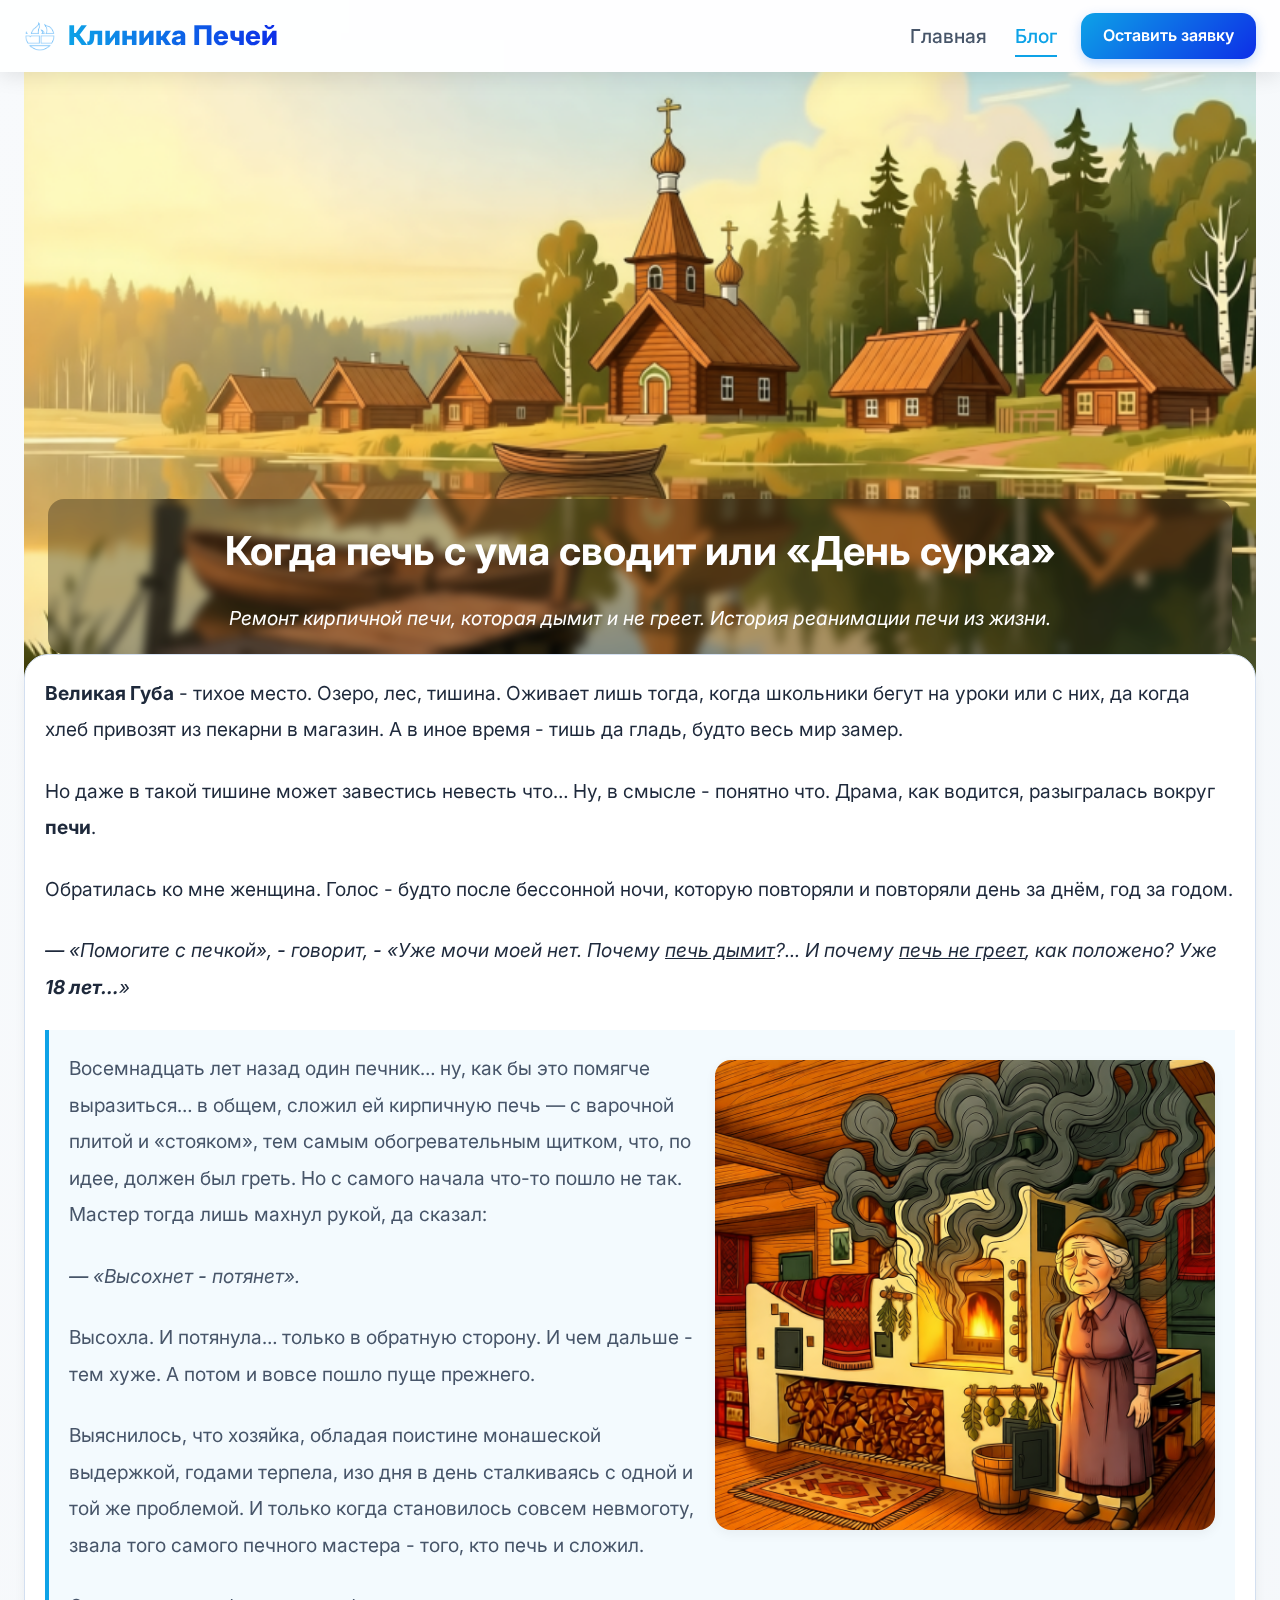
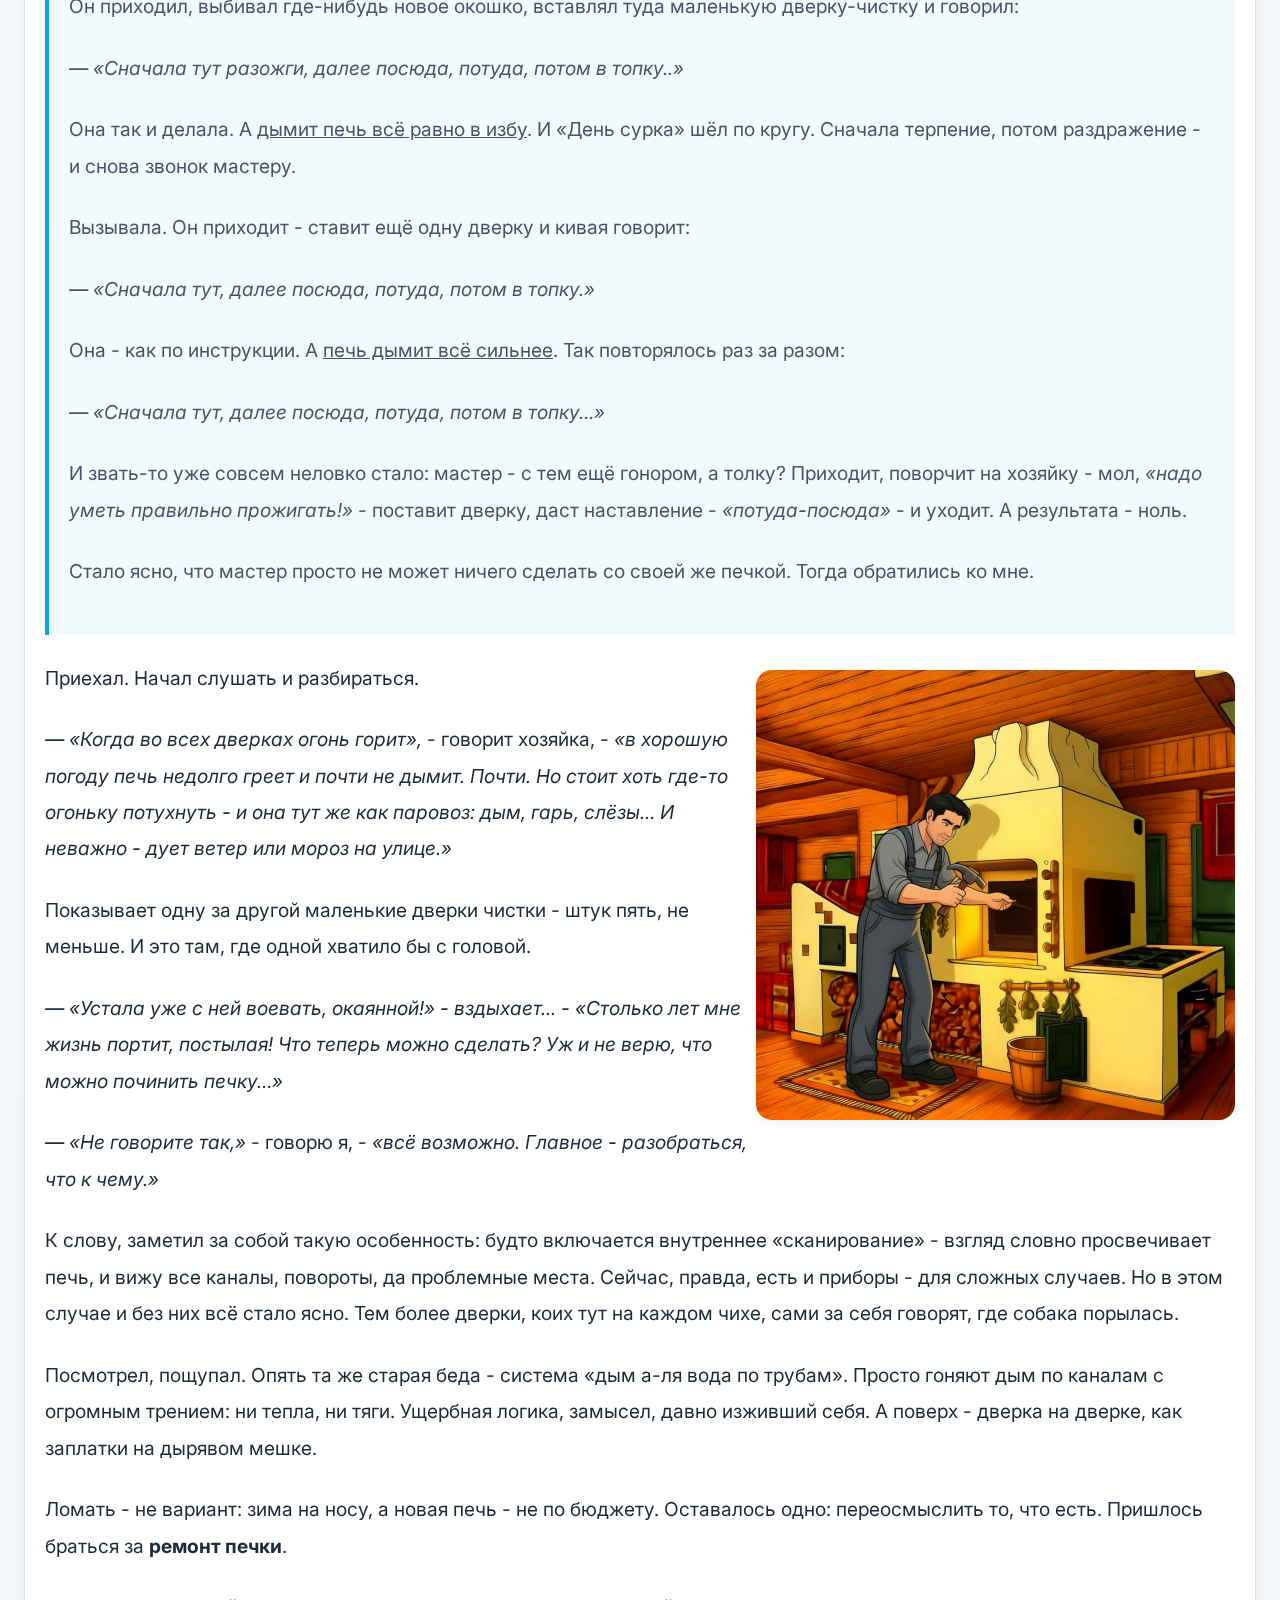
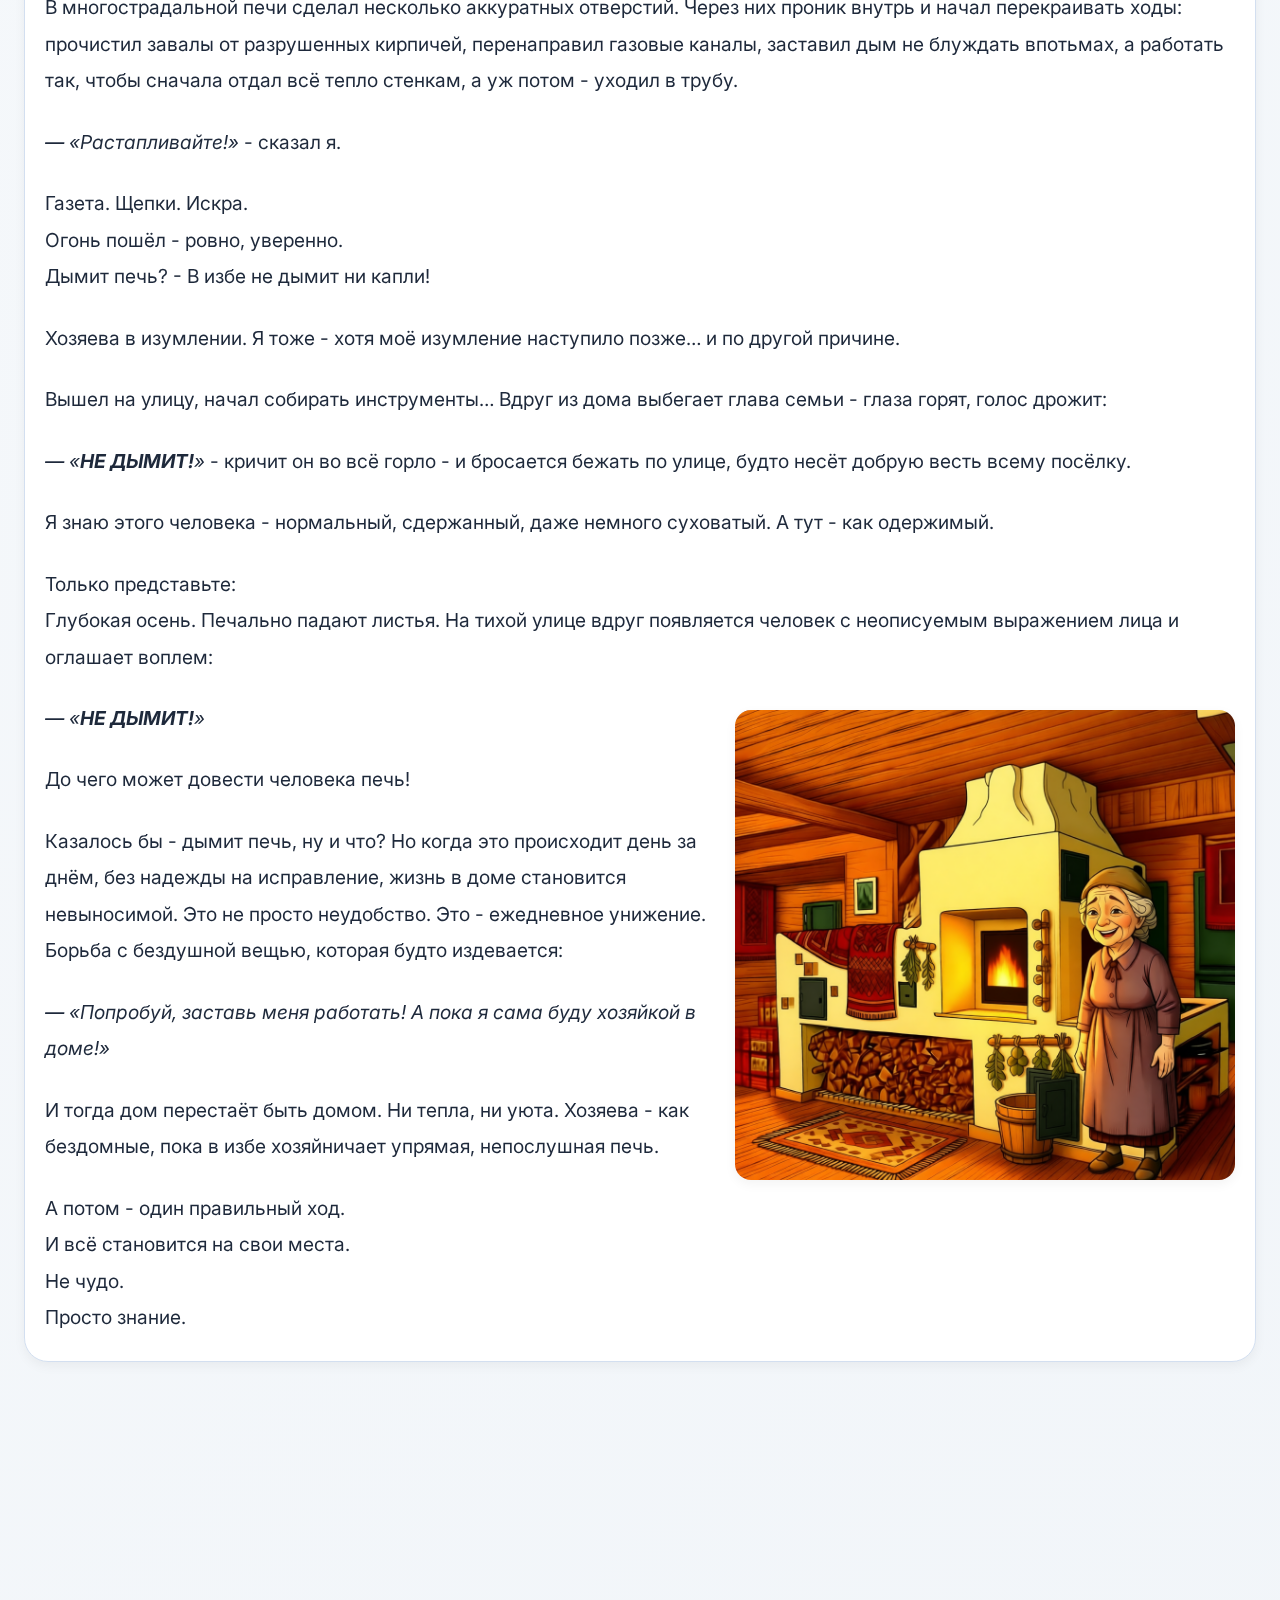
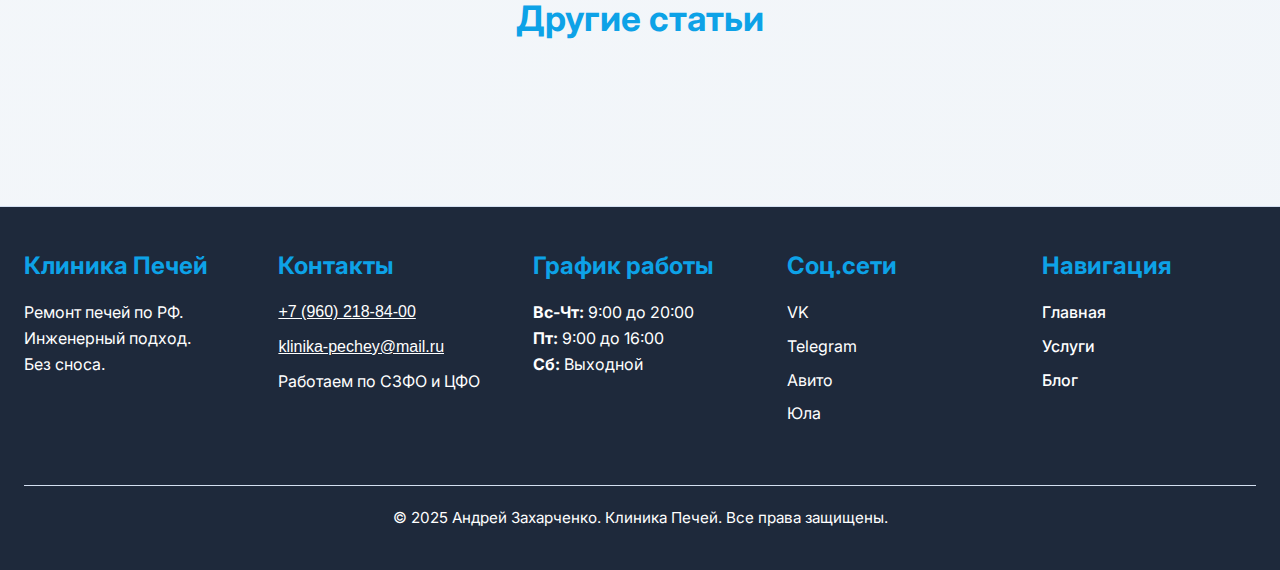
<file: blog1.html>
<!DOCTYPE html>
<html lang="ru">
<head>
    <meta charset="UTF-8">
    <meta name="viewport" content="width=device-width, initial-scale=1.0">
    <title>Когда печь с ума сводит или «День сурка» | Клиника Печей</title>
    <link href="https://fonts.googleapis.com/css2?family=Inter:wght@400;500;600;700;800&display=swap" rel="stylesheet">
   
     <!-- === СТИЛИ САЙТА === -->
    <link rel="stylesheet" href="styles.css">
</head>

<body class="theme-light">
    <header>
    <!-- === ЛОГОТИП И НАЗВАНИЕ === -->
    <a href="index.html" class="logo-link">
      <!-- ✅ SEO: Логотип -->
      <img src="images/icon.png" alt="Логотип Клиники Печей — ремонт кирпичных печей" title="Клиника Печей" class="logo-icon" loading="lazy">
      <span class="logo-text">Клиника Печей</span>
    </a>
    <!-- === НАВИГАЦИЯ И КНОПКА === -->
    <div class="nav-right">
      <nav class="nav-links">
        <a href="index.html" class="nav-link">Главная</a>
        <a href="article.html" class="nav-link active">Блог</a>
      </nav>
      <a href="#" class="header-claim-btn" id="header-claim">Оставить заявку</a>
    </div>
  </header>

    <div class="page">
        <div class="container">
            <!-- === СЕКЦИЯ СТАТЬИ === -->
            <section class="article-section">
                <!-- Hero-область с фоновой картинкой -->
                <div class="article-hero">
                    <div class="article-hero-bg"></div>
                    <div class="article-hero-content">
                        <h1>Когда печь с ума сводит или «День сурка»</h1>
                        <p><em>Ремонт кирпичной печи, которая дымит и не греет. История реанимации печи из жизни.</em></p>
                    </div>
                </div>
                <!-- Основной контент статьи -->
                <div class="glass-card article-content">
                    <p><strong>Великая Губа</strong> - тихое место. Озеро, лес, тишина. Оживает лишь тогда, когда школьники бегут на уроки или с них, да когда хлеб привозят из пекарни в магазин. А в иное время - тишь да гладь, будто весь мир замер.</p>

                    <p>Но даже в такой тишине может завестись невесть что… Ну, в смысле - понятно что. Драма, как водится, разыгралась вокруг <strong>печи</strong>.</p>

                    <p>Обратилась ко мне женщина. Голос - будто после бессонной ночи, которую повторяли и повторяли день за днём, год за годом.</p>

                    <p><em>— «Помогите с печкой», - говорит, - «Уже мочи моей нет. Почему <u>печь дымит</u>?... И почему <u>печь не греет</u>, как положено? Уже <strong>18 лет…</strong>»</em></p>

                    <blockquote style="background-color: rgba(13, 162, 231, 0.05); border-left: 4px solid var(--accent); padding: 20px; margin: 25px 0; color: var(--text-secondary);">
                      
                      <img src="images/blog1/smoke_pech.png" alt="Печь дымит в избу" class="float-right" loading="lazy">

                      <p>Восемнадцать лет назад один печник… ну, как бы это помягче выразиться… в общем, сложил ей кирпичную печь — с варочной плитой и «стояком», тем самым обогревательным щитком, что, по идее, должен был греть. Но с самого начала что-то пошло не так. Мастер тогда лишь махнул рукой, да сказал:</p>

                        <p><em>— «Высохнет - потянет».</em></p>

                        <p>Высохла. И потянула… только в обратную сторону. И чем дальше - тем хуже. А потом и вовсе пошло пуще прежнего.</p>

                        <p>Выяснилось, что хозяйка, обладая поистине монашеской выдержкой, годами терпела, изо дня в день сталкиваясь с одной и той же проблемой. И только когда становилось совсем невмоготу, звала того самого печного мастера - того, кто печь и сложил.</p>

                        <p>Он приходил, выбивал где-нибудь новое окошко, вставлял туда маленькую дверку-чистку и говорил:</p>

                        <p><em>— «Сначала тут разожги, далее посюда, потуда, потом в топку..»</em></p>

                        <p>Она так и делала. А <u>дымит печь всё равно в избу</u>. И «День сурка» шёл по кругу. Сначала терпение, потом раздражение - и снова звонок мастеру.</p>

                        <p>Вызывала. Он приходит - ставит ещё одну дверку и кивая говорит:</p>

                        <p><em>— «Сначала тут, далее посюда, потуда, потом в топку.»</em></p>

                        <p>Она - как по инструкции. А <u>печь дымит всё сильнее</u>. Так повторялось раз за разом:</p>

                        <p><em>— «Сначала тут, далее посюда, потуда, потом в топку…»</em></p>

                        <p>И звать-то уже совсем неловко стало: мастер - с тем ещё гонором, а толку? Приходит, поворчит на хозяйку - мол, <em>«надо уметь правильно прожигать!»</em> - поставит дверку, даст наставление - <em>«потуда-посюда»</em> - и уходит. А результата - ноль.</p>

                        <p>Стало ясно, что мастер просто не может ничего сделать со своей же печкой. Тогда обратились ко мне.</p>
                    </blockquote>

                    <img src="images/blog1/rem_pech.png" alt="Ремонт печи изнутри" class="float-right" loading="lazy">
                                        
                    <p>Приехал. Начал слушать и разбираться.</p>

                    <p><em>— «Когда во всех дверках огонь горит»,</em> - говорит хозяйка, - <em>«в хорошую погоду печь недолго греет и почти не дымит. Почти. Но стоит хоть где-то огоньку потухнуть - и она тут же как паровоз: дым, гарь, слёзы… И неважно - дует ветер или мороз на улице.»</em></p>

                    <p>Показывает одну за другой маленькие дверки чистки - штук пять, не меньше. И это там, где одной хватило бы с головой.</p>

                    <p><em>— «Устала уже с ней воевать, окаянной!» - вздыхает... - «Столько лет мне жизнь портит, постылая! Что теперь можно сделать? Уж и не верю, что можно починить печку…»</em></p>

                    <p><em>— «Не говорите так,»</em> - говорю я, - <em>«всё возможно. Главное - разобраться, что к чему.»</em></p>
                    
                    <p>К слову, зaметил за собой такую особенность: будто включается внутреннее «сканирование» - взгляд словно просвечивает печь, и вижу все каналы, повороты, да проблемные места. Сейчас, правда, есть и приборы - для сложных случаев. Но в этом случае и без них всё стало ясно. Тем более дверки, коих тут на каждом чихе, сами за себя говорят, где собака порылась.</p>

                    <p>Посмотрел, пощупал. Опять та же старая беда - система «дым а-ля вода по трубам». Просто гоняют дым по каналам с огромным трением: ни тепла, ни тяги. Ущербная логика, замысел, давно изживший себя. А поверх - дверка на дверке, как заплатки на дырявом мешке.</p>

                    <p>Ломать - не вариант: зима на носу, а новая печь - не по бюджету. Оставалось одно: переосмыслить то, что есть. Пришлось браться за <strong>ремонт печки</strong>.</p>

                    <p>В многострадальной печи сделал несколько аккуратных отверстий. Через них проник внутрь и начал перекраивать ходы: прочистил завалы от разрушенных кирпичей, перенаправил газовые каналы, заставил дым не блуждать впотьмах, а работать так, чтобы сначала отдал всё тепло стенкам, а уж потом - уходил в трубу.</p>

                    <p><em>— «Растапливайте!»</em> - сказал я.</p>

                    <p>Газета. Щепки. Искра.<br>
                    Огонь пошёл - ровно, уверенно.<br>
                    Дымит печь? - В избе не дымит ни капли!</p>

                    <p>Хозяева в изумлении. Я тоже - хотя моё изумление наступило позже… и по другой причине.</p>

                    <p>Вышел на улицу, начал собирать инструменты… Вдруг из дома выбегает глава семьи - глаза горят, голос дрожит:</p>

                    <p><em>— «<strong>НЕ ДЫМИТ!</strong>»</em> - кричит он во всё горло - и бросается бежать по улице, будто несёт добрую весть всему посёлку.</p>

                    <p>Я знаю этого человека - нормальный, сдержанный, даже немного суховатый. А тут - как одержимый.</p>

                    <p>Только представьте:<br>
                    Глубокая осень. Печально падают листья. На тихой улице вдруг появляется человек с неописуемым выражением лица и оглашает воплем:</p>

                    <img src="images/blog1/good_pech.png" alt="Печь работает без дыма" class="float-right" loading="lazy">
                    
                    <p><em>— «<strong>НЕ ДЫМИТ!</strong>»</em></p>

                    <p>До чего может довести человека печь!</p>

                    <p>Казалось бы - дымит печь, ну и что? Но когда это происходит день за днём, без надежды на исправление, жизнь в доме становится невыносимой. Это не просто неудобство. Это - ежедневное унижение. Борьба с бездушной вещью, которая будто издевается:</p>

                    <p><em>— «Попробуй, заставь меня работать! А пока я сама буду хозяйкой в доме!»</em></p>

                    <p>И тогда дом перестаёт быть домом. Ни тепла, ни уюта. Хозяева - как бездомные, пока в избе хозяйничает упрямая, непослушная печь.</p>

                    <p>А потом - один правильный ход.<br>
                    И всё становится на свои места.<br>
                    Не чудо.<br>
                    Просто знание.</p>

                    <div class="clear-float"></div>
                </div>
            </section>

            <!-- === СЕКЦИЯ "ДРУГИЕ СТАТЬИ" (Горизонтальный скролл) === -->
            <section id="other-articles-section" style="margin: 100px 0;">
                <h2 style="text-align: center; font-size: 2.2rem; margin-bottom: 40px; color: var(--accent);">Другие статьи</h2>
                <!-- Контейнер для карточек статей -->
                <div id="other-articles-grid" style="display: flex; gap: 40px; overflow-x: auto; padding: 10px 0; scrollbar-width: thin; -ms-overflow-style: auto;">
                    <!-- Карточки будут вставлены сюда JavaScript'ом -->
                </div>
                <style>
                    /* Стили полосы прокрутки (опционально) */
                    #other-articles-grid {
                        scrollbar-width: thin;
                        -ms-overflow-style: auto;
                    }
                    #other-articles-grid::-webkit-scrollbar {
                        height: 8px; /* Высота горизонтальной полосы прокрутки */
                    }
                    #other-articles-grid::-webkit-scrollbar-track {
                        background: rgba(211, 223, 240, 0.2); /* Цвет фона полосы */
                        border-radius: 4px;
                    }
                    #other-articles-grid::-webkit-scrollbar-thumb {
                        background: var(--accent); /* Цвет бегунка */
                        border-radius: 4px;
                    }
                    #other-articles-grid::-webkit-scrollbar-thumb:hover {
                        background: var(--accent2); /* Цвет бегунка при наведении */
                    }
                </style>
            </section>
        </div>
    </div>

      <!-- === ПОДВАЛ САЙТА (обновлённый) === -->
    <footer style="background-color: var(--text-primary-light); margin-top: auto; padding: 40px 0 40px; border-top: 1px solid var(--card-border);">
        <div class="container">
            <div style="display: grid; grid-template-columns: repeat(auto-fit, minmax(150px, 1fr)); gap: 40px; width: 100%;">
                <!-- Столбец 1: Название и описание -->
                <div style="text-align: left;">
                    <h3 style="color: var(--accent); font-size: 1.5rem; margin-bottom: 15px;">Клиника Печей</h3>
                    <p style="color: var(--card-bg-light); font-size: 1rem; line-height: 1.6; margin: 0;">Ремонт печей по РФ.<br>Инженерный подход.<br>Без сноса.</p>
                </div>

                <!-- Столбец 2: Контакты -->
                <div style="text-align: left;">
                    <h3 style="color: var(--accent); font-size: 1.5rem; margin-bottom: 15px;">Контакты</h3>
                    <ul style="list-style: none; padding: 0; margin: 0;">
                        <li style="margin-bottom: 10px;">
                            <!-- Кнопка для копирования телефона -->
                            <button id="copy-phone-btn" style="background: none; border: none; color: var(--card-bg-light); cursor: pointer; text-decoration: underline; font-size: 1rem; padding: 0;">
                                +7 (960) 218-84-00
                            </button>
                            <span id="phone-copied-message" style="color: var(--accent); font-size: 0.9rem; display: none; margin-left: 5px;">Скопировано!</span>
                        </li>
                        <li style="margin-bottom: 10px;">
                            <!-- Кнопка для копирования почты -->
                            <button id="copy-email-btn" style="background: none; border: none; color: var(--card-bg-light); cursor: pointer; text-decoration: underline; font-size: 1rem; padding: 0;">
                                klinika-pechey@mail.ru
                            </button>
                            <span id="email-copied-message" style="color: var(--accent); font-size: 0.9rem; display: none; margin-left: 5px;">Скопировано!</span>
                        </li>
                        <li style="color: var(--card-bg-light); font-size: 1rem;">
                            Работаем по СЗФО и ЦФО
                        </li>
                    </ul>
                </div>

                <!-- Столбец 3: График работы -->
                <div style="text-align: left;">
                    <h3 style="color: var(--accent); font-size: 1.5rem; margin-bottom: 15px;">График работы</h3>
                    <ul style="list-style: none; padding: 0; margin: 0; color: var(--card-bg-light); font-size: 1rem; line-height: 1.6;">
                        <li><strong>Вс-Чт:</strong> 9:00 до 20:00</li>
                        <li><strong>Пт:</strong> 9:00 до 16:00</li>
                        <li><strong>Сб:</strong> Выходной</li>
                    </ul>
                </div>

                <!-- Столбец 4: Соц.сети -->
                <div style="text-align: left;">
                    <h3 style="color: var(--accent); font-size: 1.5rem; margin-bottom: 15px;">Соц.сети</h3>
                    <ul style="list-style: none; padding: 0; margin: 0;">
                        <li style="margin-bottom: 8px;"><a href="#" target="_blank" style="color: var(--card-bg-light); text-decoration: none; font-size: 1rem;">VK</a></li>
                        <li style="margin-bottom: 8px;"><a href="#" target="_blank" style="color: var(--card-bg-light); text-decoration: none; font-size: 1rem;">Telegram</a></li>
                        <li style="margin-bottom: 8px;"><a href="#" target="_blank" style="color: var(--card-bg-light); text-decoration: none; font-size: 1rem;">Авито</a></li>
                        <li style="margin-bottom: 8px;"><a href="#" target="_blank" style="color: var(--card-bg-light); text-decoration: none; font-size: 1rem;">Юла</a></li>
                    </ul>
                </div>

                <!-- Столбец 5: Навигация -->
                <div style="text-align: left;">
                    <h3 style="color: var(--accent); font-size: 1.5rem; margin-bottom: 15px;">Навигация</h3>
                    <ul style="list-style: none; padding: 0; margin: 0;">
                        <li style="margin-bottom: 8px;"><a href="index.html" class="nav-link" style="color: var(--card-bg-light); text-decoration: none; font-size: 1rem;">Главная</a></li>
                        <li style="margin-bottom: 8px;"><a href="index.html#services" class="nav-link" style="color: var(--card-bg-light); text-decoration: none; font-size: 1rem;">Услуги</a></li>
                        <li style="margin-bottom: 8px;"><a href="article.html" class="nav-link" style="color: var(--card-bg-light); text-decoration: none; font-size: 1rem;">Блог</a></li>
                    </ul>
                </div>
            </div>

            <!-- Нижняя строка подвала -->
            <div style="text-align: center; margin-top: 50px; padding-top: 20px; border-top: 1px solid var(--card-border); color: var(--card-bg-light); font-size: 0.95rem;">
                <p>&copy; 2025 Андрей Захарченко. Клиника Печей. Все права защищены.</p>
            </div>
        </div>
    </footer>

    <div class="modal-overlay" id="modal">
        <div class="modal">
            <h3>Перенаправление на форму</h3>
            <p>Вы будете перенаправлены на форму обратной связи, где сможете оставить заявку по интересующему вас вопросу или проблеме.</p>
            <button class="modal-close" id="modal-continue">Продолжить</button>
        </div>
    </div>
</body>
</html>
</file>
<file: styles.css>
/* ===== ОПРЕДЕЛЕНИЕ ЦВЕТОВЫХ ПЕРЕМЕННЫХ ДЛЯ СВЕТЛОЙ ТЕМЫ ===== */
:root {
    --text-primary-light: #1e293b;       /* Основной цвет текста */
    --text-secondary-light: #475569;     /* Второстепенный цвет текста */
    --bg-light: #defdff;                 /* Цвет фона */
    --card-bg-light: #ffffff;            /* Цвет фона карточек */
    --card-border-light: #d3dff0;        /* Цвет границ карточек */
    --accent: #0da2e7;                   /* Акцентный цвет (голубой) */
    --accent2: #0d2ee7;                  /* Второй акцентный цвет (синий) */
    --shadow-light: 0 4px 12px rgba(0,0,0,0.05); /* Легкая тень */
    --timeline-color: #0da2e7;           /* Цвет линии последовательности */
}

/* ===== КЛАСС ДЛЯ СВЕТЛОЙ ТЕМЫ ===== */
.theme-light {
    --bg: var(--bg-light);               /* Переменная фона */
    --bg-gradient: linear-gradient(135deg, #f8fafc 0%, #f1f5f9 100%); /* Градиент фона */
    --text: var(--text-primary-light);   /* Цвет основного текста */
    --text-secondary: var(--text-secondary-light); /* Цвет второстепенного текста */
    --card-bg: var(--card-bg-light);     /* Цвет фона карточек */
    --card-border: var(--card-border-light); /* Цвет границ карточек */
    --shadow: var(--shadow-light);       /* Тень элементов */
    --glass: blur(12px);                /* Эффект размытия для стеклянных элементов */
}

/* ===== СБРОС СТАНДАРТНЫХ СТИЛЕЙ ===== */
* {
    margin: 0;                          /* Убираем отступы по умолчанию */
    padding: 0;                         /* Убираем внутренние отступы по умолчанию */
    box-sizing: border-box;             /* Включаем box-sizing для точного расчёта размеров */
}

/* ===== ОСНОВНОЙ СТИЛЬ СТРАНИЦЫ ===== */
body {
    background: var(--bg-gradient);      /* Устанавливаем градиентный фон */
    color: var(--text);                 /* Цвет текста */
    font-family: 'Inter', -apple-system, BlinkMacSystemFont, sans-serif; /* Шрифт */
    line-height: 1.6;                   /* Межстрочный интервал */
    transition: background 0.4s;        /* Плавный переход фона */
    overflow-x: hidden;                 /* Скрываем горизонтальный скролл */
    font-size: 1.2rem;
}

/* ===== ОГРАНИЧЕНИЕ ШИРИНЫ КОНТЕНТА ===== */
.container {
    max-width: 100%;                    /* Убираем ограничение ширины */
    margin: 0 auto;                     /* Центрирование */
    padding: 0 24px;                    /* Внутренние отступы */
}

/* ===== ОСНОВНОЙ БЛОК СТРАНИЦЫ ===== */
.page {
    display: block;                     /* Отображение как блок */
    min-height: 100vh;                  /* Минимальная высота - 100% вьюпорта */
}

/* ===== СТИЛИ ШАПКИ САЙТА ===== */
header {
    position: sticky;                   /* Фиксированное позиционирование при скролле */
    top: 0;                            /* Прикрепляем к верху */
    z-index: 1000;                     /* Высокий z-index для отображения поверх других элементов */
    backdrop-filter: var(--glass);      /* Эффект размытия фона */
    background: rgba(255,255,255,0.85); /* Полупрозрачный белый фон */
    box-shadow: 0 4px 20px rgba(0,0,0,0.1); /* Тень под шапкой */
    padding: 0 24px;                    /* Внутренние отступы */
    height: 72px;                       /* Высота шапки */
    display: flex;                      /* Flex-контейнер для выравнивания элементов */
    justify-content: space-between;     /* Распределение элементов по краям */
    align-items: center;                /* Выравнивание по вертикали */
}

/* ===== СТИЛИ ЛОГОТИПА ===== */
.logo-link {
    display: flex;                      /* Flex-контейнер для логотипа */
    align-items: center;                /* Выравнивание по вертикали */
    gap: 12px;                          /* Отступ между иконкой и текстом */
    text-decoration: none;              /* Убираем подчеркивание ссылки */
}

.logo-icon {
    width: 32px;                        /* Ширина иконки */
    height: 32px;                       /* Высота иконки */
    display: block;                     /* Отображение как блок */
}

.logo-text {
    font-size: 1.7rem;                  /* Размер шрифта */
    font-weight: 800;                   /* Жирность шрифта */
    background: linear-gradient(90deg, var(--accent), var(--accent2)); /* Градиент текста */
    -webkit-background-clip: text;      /* Обрезка градиента под текст */
    background-clip: text;              /* Обрезка градиента под текст */
    color: transparent;                 /* Прозрачный цвет текста */
}

/* ===== КОНТЕЙНЕР ПРАВОЙ ЧАСТИ ШАПКИ ===== */
.nav-right {
    display: flex;                      /* Flex-контейнер */
    align-items: center;                /* Выравнивание по вертикали */
    gap: 24px;                          /* Отступ между элементами */
}

/* ===== КОНТЕЙНЕР НАВИГАЦИОННЫХ ССЫЛОК ===== */
.nav-links {
    display: flex;                      /* Flex-контейнер */
    gap: 28px;                          /* Отступ между ссылками */
}

/* ===== СТИЛИ НАВИГАЦИОННЫХ ССЫЛОК ===== */
.nav-link {
    color: var(--text-secondary);       /* Цвет текста */
    text-decoration: none;              /* Убираем подчеркивание */
    font-weight: 500;                   /* Полужирность */
    position: relative;                 /* Относительное позиционирование */
    transition: color 0.3s;             /* Плавный переход цвета */
}

.nav-link:hover,
.nav-link.active {
    color: var(--accent);               /* Изменение цвета при наведении/активности */
}

/* ===== АНИМАЦИОННОЕ ПОДЧЕРКИВАНИЕ ССЫЛОК ===== */
.nav-link::after {
    content: '';                        /* Псевдоэлемент для подчеркивания */
    position: absolute;                 /* Абсолютное позиционирование */
    bottom: -6px;                       /* Отступ от нижнего края */
    left: 0;                           /* Прижато к левому краю */
    width: 0;                          /* Начальная ширина */
    height: 2px;                       /* Высота подчеркивания */
    background: var(--accent);          /* Цвет подчеркивания */
    transition: width 0.3s;             /* Плавный переход ширины */
}

.nav-link:hover::after,
.nav-link.active::after {
    width: 100%;                       /* Полная ширина при наведении/активности */
}

/* ===== КНОПКА "Оставить заявку" — живая ===== */
.header-claim-btn {
    background: linear-gradient(135deg, #0da2e7, var(--accent2)); /* Градиентный фон */
    color: white;                       /* Белый цвет текста */
    padding: 10px 22px;                 /* Внутренние отступы */
    border-radius: 14px;                /* Скругленные углы */
    font-weight: 600;                   /* Полужирность текста */
    text-decoration: none;              /* Убираем подчеркивание */
    font-size: 1rem;                    /* Размер шрифта */
    transition: all 0.3s;               /* Плавный переход всех свойств */
    box-shadow: 0 4px 12px rgba(59, 130, 246, 0.3); /* Тень */
    animation: pulseButton 2s infinite; /* Анимация пульсации */
}

.header-claim-btn:hover {
    transform: translateY(-2px);        /* Поднятие при наведении */
    box-shadow: 0 6px 16px rgba(59, 130, 246, 0.5); /* Более выраженная тень */
}

/* ===== КНОПКА "Вызвать печника" — живая ===== */
.btn {
    display: inline-block;              /* Отображение как инлайн-блок */
    background: linear-gradient(135deg, #0da2e7, var(--accent2)); /* Градиентный фон */
    color: white;                       /* Белый цвет текста */
    padding: 18px 50px;                 /* Внутренние отступы */
    border-radius: 18px;                /* Скругленные углы */
    font-weight: 800;                   /* Жирность текста */
    text-decoration: none;              /* Убираем подчеркивание */
    transition: all 0.4s cubic-bezier(0.175, 0.885, 0.32, 1.275); /* Плавный переход */
    box-shadow: 0 12px 36px rgba(59, 130, 246, 0.4); /* Тень */
    border: none;                       /* Убираем границу */
    font-size: 1.25rem;                 /* Размер шрифта */
    letter-spacing: -0.5px;             /* Отрицательный кернинг */
    animation: pulseButton 2s infinite; /* Анимация пульсации */
}

.btn:hover {
    transform: translateY(-6px) scale(1.04); /* Поднятие и увеличение при наведении */
    box-shadow: 0 18px 48px rgba(59, 130, 246, 0.6); /* Более выраженная тень */
}

/* ===== АНИМАЦИЯ КНОПОК ===== */
@keyframes pulseButton {
    0% {
    transform: scale(1);              /* Начальный масштаб */
    }
    50% {
    transform: scale(1.1);           /* Увеличение в середине анимации */
    }
    100% {
    transform: scale(1);              /* Возврат к исходному масштабу */
    }
}

/* ===== ИКОНКА ПЕРЕКЛЮЧЕНИЯ ТЕМЫ ===== */
.theme-icon {
    width: 30px;                        /* Ширина иконки */
    height: 30px;                       /* Высота иконки */
    cursor: pointer;                    /* Курсор-указатель */
    display: flex;                      /* Flex-контейнер */
    align-items: center;                /* Выравнивание по вертикали */
    justify-content: center;            /* Выравнивание по горизонтали */
    color: var(--text-secondary);       /* Цвет текста */
    font-size: 1.25rem;                 /* Размер шрифта иконки */
}

/* ===== СТИЛИ ГЕРОЯ (ШАПКА СТРАНИЦЫ) ===== */
/* Убедитесь, что .hero имеет position: relative; (уже есть в вашем коде) */
.hero {
    text-align: center;                 /* Центрирование текста */
    padding: 180px 0 140px;             /* Внутренние отступы */
    position: relative;                 /* Относительное позиционирование - УЖЕ ЕСТЬ */
    overflow: hidden;                   /* Скрытие переполненного содержимого */
    width: 100vw;                       /* Ширина на весь вьюпорт */
    left: 50%;                          /* Смещение влево */
    right: 50%;                         /* Смещение вправо */
    margin-left: -50vw;                 /* Отрицательный левый отступ */
    margin-right: -50vw;                /* Отрицательный правый отступ */
    /* margin-top: -72px; УБРАНО: убираем отступ от шапки */
}

/* ===== ИСПРАВЛЕННЫЙ СТИЛЬ ФОНОВОГО ИЗОБРАЖЕНИЯ ГЕРОЯ ===== */
.hero-bg {
    position: absolute;                 /* ВЕРНУЛИСЬ к абсолютному позиционированию */
    top: 0;                            /* Прижато к верху родителя (.hero) */
    left: 0;                           /* Прижато к левому краю родителя (.hero) */
    right: 0;                          /* НОВОЕ: Прижато к правому краю родителя (.hero) */
    /* width: 100%; УБРАНО: больше не нужно */
    height: 100%;                      /* Высота 100% от родителя (.hero) */
    background-image: url('images/hero_bg.png'); /* Путь к изображению */
    background-size: cover;             /* Изображение заполняет область */
    background-position: center;        /* Центрирование изображения */
    background-repeat: no-repeat;       /* Изображение не повторяется */
    opacity: 0.85;                      /* Прозрачность */
    z-index: -1;                       /* Под содержимым .hero */
}
    
.hero-content {
    position: relative;                 /* Относительное позиционирование */
    z-index: 2;                        /* Высокий z-index для отображения поверх фона */
    max-width: 100%;                    /* Убираем ограничение ширины */
    margin: 0 auto;                     /* Центрирование */
    padding: 0 20px;                    /* Внутренние отступы */
    background: rgba(0, 0, 0, 0.25);    /* Полупрозрачный черный фон */
    backdrop-filter: blur(8px);         /* Эффект размытия */
    border-radius: 24px;                /* Скругленные углы */
    padding: 40px 30px;                 /* Внутренние отступы */
}

.hero h1 {
    font-size: 4.5rem;                  /* Размер шрифта заголовка */
    font-weight: 800;                   /* Жирность шрифта */
    margin-bottom: 24px;                /* Нижний отступ */
    color: white;                       /* Белый цвет текста */
    text-shadow: 0 2px 10px rgba(0,0,0,0.4); /* Тень текста */
    line-height: 1.1;                   /* Межстрочный интервал */
}

.hero p {
    font-size: 1.6rem;                  /* Размер шрифта параграфа */
    color: white;                       /* Белый цвет текста */
    max-width: 100%;                    /* Убираем ограничение ширины */
    margin: 0 auto 40px;                /* Центрирование и нижний отступ */
    text-shadow: 0 1px 6px rgba(0,0,0,0.4); /* Тень текста */
}

/* ===== СТИЛИ СТЕКЛЯННОЙ КАРТОЧКИ ===== */
.glass-card {
    background: var(--card-bg);         /* Фон карточки */
    border: 1px solid var(--card-border); /* Граница карточки */
    border-radius: 24px;                /* Скругленные углы */
    padding: 48px;                      /* Внутренние отступы */
    backdrop-filter: var(--glass);      /* Эффект размытия */
    box-shadow: var(--shadow);          /* Тень карточки */
    width: 100%;                        /* Расширяем на всю ширину */
    margin: 0;                          /* Убираем внешние отступы */
}

/* ===== СТИЛИ КАРТОЧКИ О ПЕЧНИКЕ ===== */
.founder-card {
    background: var(--card-bg);         /* Фон карточки */
    border: 1px solid var(--card-border); /* Граница карточки */
    border-radius: 24px;                /* Скругленные углы */
    padding: 48px;                      /* Внутренние отступы */
    backdrop-filter: var(--glass);      /* Эффект размытия */
    box-shadow: var(--shadow);          /* Тень карточки */
    width: 100%;                        /* Расширяем на всю ширину */
    margin: 0;                          /* Убираем внешние отступы */
}

.founder-content {
    display: grid;                      /* Grid-контейнер */
    grid-template-columns: 1.5fr 1fr;     /* Две равные колонки */
    gap: 40px;                          /* Отступ между колонками */
    align-items: center;                /* Выравнивание по вертикали */
    width: 100%;                        /* Расширяем на всю ширину */
}

.founder-photo {
    width: 100%;                        /* Ширина 100% */
    border-radius: 20px;                /* Скругленные углы */
    box-shadow: var(--shadow);          /* Тень фото */
}

/* ===== СТИЛИ ЧАСТО ЗАДАВАЕМЫХ ВОПРОСОВ ===== */
.faq-section {
    margin: 120px 0;                    /* Внешние отступы */
}

.faq-item {
    margin-bottom: 16px;                /* Нижний отступ между вопросами */
    border: 1px solid var(--card-border); /* Граница элемента */
    border-radius: 16px;                /* Скругленные углы */
    overflow: hidden;                   /* Скрытие переполненного содержимого */
    width: 100%;                        /* Расширяем на всю ширину */
}

.faq-question {
    padding: 18px 24px;                 /* Внутренние отступы */
    background: var(--card-bg);         /* Фон вопроса */
    font-weight: 600;                   /* Полужирность текста */
    cursor: pointer;                    /* Курсор-указатель */
    display: flex;                      /* Flex-контейнер */
    justify-content: space-between;     /* Распределение по краям */
    align-items: center;                /* Выравнивание по вертикали */
}

.faq-question span {
    font-size: 1.15rem;               /* Изменение: увеличен размер шрифта вопроса */
}

.faq-answer {
    padding: 0 24px;                    /* Начальные внутренние отступы */
    max-height: 0;                      /* Начальная максимальная высота */
    overflow: hidden;                   /* Скрытие переполненного содержимого */
    transition: max-height 0.3s ease, padding 0.3s ease; /* Плавный переход */
}

.faq-answer p {
    font-size: 1.15rem;               /* Изменение: увеличен размер шрифта ответа */
}

.faq-answer.open {
    padding: 24px;                      /* Внутренние отступы при открытии */
    max-height: 500px;                  /* Максимальная высота при открытии */
}

/* ===== СТИЛИ ГАЛЕРЕИ ===== */
.gallery-section {
    margin: 120px 0;                    /* Внешние отступы */
}

.gallery-grid {
    display: grid;                      /* Grid-контейнер */
    grid-template-columns: repeat(auto-fit, minmax(250px, 1fr)); /* Адаптивные колонки */
    gap: 20px;                          /* Отступ между элементами */
    width: 100%;                        /* Расширяем на всю ширину */
}

.gallery-item {
    border-radius: 16px;                /* Скругленные углы */
    overflow: hidden;                   /* Скрытие переполненного содержимого */
    box-shadow: var(--shadow);          /* Тень элемента */
    width: 100%;                        /* Расширяем на всю ширину */
}

.gallery-item img {
    width: 100%;                        /* Ширина 100% */
    height: auto;                       /* Автоматическая высота */
    display: block;                     /* Отображение как блок */
}

/* ===== СТИЛИ ПОДВАЛА ===== */
footer {
    text-align: center;                 /* Центрирование текста */
    padding: 70px 0 50px;               /* Внутренние отступы */
    color: var(--text-secondary);       /* Цвет текста */
    font-size: 0.95rem;                 /* Размер шрифта */
    margin-top: 100px;                  /* Верхний отступ */
    border-top: 1px solid var(--card-border); /* Граница сверху */
    width: 100%;                        /* Расширяем на всю ширину */
}

/* ===== СТИЛИ МОДАЛЬНОГО ОКНА ===== */
.modal-overlay {
    position: fixed;                    /* Фиксированное позиционирование */
    top: 0;                            /* Прижато к верху */
    left: 0;                           /* Прижато к левому краю */
    width: 100%;                       /* Ширина 100% */
    height: 100%;                      /* Высота 100% */
    background: rgba(0,0,0,0.65);       /* Полупрозрачный черный фон */
    display: flex;                      /* Flex-контейнер */
    align-items: center;                /* Выравнивание по вертикали */
    justify-content: center;            /* Выравнивание по горизонтали */
    z-index: 2000;                     /* Высокий z-index */
    opacity: 0;                        /* Начальная прозрачность */
    visibility: hidden;                 /* Начальное скрытие */
    transition: all 0.4s ease;          /* Плавный переход */
}

.modal-overlay.active {
    opacity: 1;                        /* Полная видимость при активации */
    visibility: visible;               /* Видимость при активации */
}

.modal {
    background: var(--card-bg);         /* Фон модального окна */
    border: 1px solid var(--card-border); /* Граница модального окна */
    border-radius: 22px;                /* Скругленные углы */
    padding: 44px;                      /* Внутренние отступы */
    max-width: 620px;                   /* Максимальная ширина */
    width: 92%;                         /* Ширина */
    box-shadow: 0 24px 70px rgba(0,0,0,0.45); /* Тень */
    transform: scale(0.92);             /* Начальный масштаб */
    transition: transform 0.4s cubic-bezier(0.175, 0.885, 0.32, 1.275); /* Плавный переход */
}

.modal-overlay.active .modal {
    transform: scale(1);                /* Полный масштаб при активации */
}

.modal h3 {
    font-size: 1.6rem;                  /* Размер шрифта заголовка */
    margin-bottom: 22px;                /* Нижний отступ */
    color: var(--accent);               /* Цвет заголовка */
}

.modal p {
    margin-bottom: 26px;                /* Нижний отступ параграфа */
    font-size: 1.15rem;                 /* Размер шрифта */
    line-height: 1.7;                   /* Межстрочный интервал */
}

.modal-close {
    background: var(--accent);          /* Фон кнопки */
    color: white;                       /* Белый цвет текста */
    border: none;                       /* Убираем границу */
    padding: 13px 30px;                 /* Внутренние отступы */
    border-radius: 14px;                /* Скругленные углы */
    font-weight: 700;                   /* Полужирность текста */
    font-size: 1.05rem;                 /* Размер шрифта */
    cursor: pointer;                    /* Курсор-указатель */
    transition: background 0.25s;       /* Плавный переход фона */
}

.modal-close:hover {
    background: #00c2a8;               /* Изменение фона при наведении */
}

/* ===== СТИЛИ ЭТАПОВ РАБОТЫ (ГОРИЗОНТАЛЬНАЯ ЛИНИЯ, ИКОНКИ ПРИВЯЗАНЫ К ЛИНИИ ЖЁСТКО) ===== */
.timeline-container {
    display: flex;
    justify-content: center;
    align-items: center; /* Ключевое: выравнивание шагов по центру */
    position: relative;
    padding: 64px 20px;
    width: 100%;
    max-width: 100%;
    overflow: visible;
    gap: 20px;
    box-sizing: border-box;
}

/* Горизонтальная линия */
.timeline-container::before {
    content: '';
    position: absolute;
    top: 50%;
    left: 20px;
    right: 20px;
    height: 4px;
    background-color: var(--timeline-color);
    transform: translateY(-50%);
    z-index: 1;
    width: calc(100% - 40px);
    margin: 0 20px;
    box-sizing: border-box;
}

.timeline-step {
    display: block;
    position: relative; /* Контейнер для абсолютного позиционирования иконки */
    text-align: center;
    z-index: 2;
    flex: 0 0 auto;
}

.timeline-step-icon-wrapper {
    width: 64px;
    height: 64px;
    display: flex;
    justify-content: center;
    align-items: center;
    border: 2px solid var(--timeline-color);
    border-radius: 50%;
    background-color: var(--card-bg);
    z-index: 3;
    box-sizing: border-box;
    flex-shrink: 0;

    /* Ключевое: абсолютное позиционирование */
    position: absolute;
    /* Привязываем к центру родительского .timeline-step */
    top: 50%;
    left: 50%;
    /* Центрируем саму иконку на точке (50%, 50%) */
    transform: translate(-50%, -50%);
    /* Благодаря align-items: center у .timeline-container,
    центр .timeline-step совпадает с линией.
    Следовательно, и центр этой иконки тоже. */
}

.timeline-step-icon-wrapper img {
    width: 70%;
    height: 70%;
    object-fit: contain;
    max-width: 100%;
    max-height: 100%;
}

.timeline-step-text {
    margin: 0;
    font-size: 1.1rem;
    font-weight: 500;
    color: var(--text);
    line-height: 1.4;
    padding: 0 25px;
    box-sizing: border-box;
    z-index: 3;
    text-align: center;
    /* Отступ, чтобы текст не налезал на иконку */
    margin-top: 140px; /* Половина высоты иконки + отступ */
}


/* ===== СТИЛИ МОДАЛЬНЫХ ОКНА ИЗОБРАЖЕНИЙ ===== */

/* Стили для изображений в секции сертификации */
.cert-image {
    cursor: pointer; /* Курсор-указатель при наведении */
    transition: transform 0.2s ease; /* Плавный переход при наведении */
    border-radius: 16px; /* Сохраняем скругление */
    box-shadow: var(--shadow); /* Сохраняем тень */
    width: 100%; /* Ширина 100% от родительского контейнера */
    max-width: 200px; /* Ограничение ширины */
}

.cert-image:hover {
    transform: scale(1.03); /* Легкое увеличение при наведении */
}

/* Общие стили для оверлея модального окна */
.modal-overlay-cert,
.modal-overlay-warranty {
    position: fixed;
    top: 0;
    left: 0;
    width: 100%;
    height: 100%;
    background: rgba(0,0,0,0.9); /* Более темный фон */
    display: flex;
    align-items: center;
    justify-content: center;
    z-index: 3000; /* Высокий z-index */
    opacity: 0;
    visibility: hidden;
    transition: all 0.3s ease;
}

.modal-overlay-cert.active,
.modal-overlay-warranty.active {
    opacity: 1;
    visibility: visible;
}

/* Стили для контента модального окна */
.modal-cert,
.modal-warranty {
    position: relative; /* Для позиционирования крестика */
    display: flex;
    align-items: center;
    justify-content: center;
    width: 90%; /* Ширина контента */
    height: 90%; /* Высота контента */
}

/* Стили для крестика закрытия */
.modal-close-cert,
.modal-close-warranty {
    position: absolute;
    top: 15px; /* Отступ сверху */
    right: 20px; /* Отступ справа */
    font-size: 2.5rem; /* Размер крестика */
    color: white; /* Цвет крестика */
    cursor: pointer; /* Курсор-указатель */
    z-index: 10; /* Выше изображения */
    background: rgba(0, 0, 0, 0.5); /* Фон для крестика */
    border-radius: 50%; /* Круглый фон */
    width: 40px; /* Ширина фона */
    height: 40px; /* Высота фона */
    display: flex; /* Flex для центрирования */
    align-items: center; /* Центрирование по вертикали */
    justify-content: center; /* Центрирование по горизонтали */
    transition: background 0.3s; /* Плавный переход фона */
}

.modal-close-cert:hover,
.modal-close-warranty:hover {
    background: rgba(0, 0, 0, 0.8); /* Темнее фон при наведении */
}

/* Стили для увеличенного изображения */
.modal-cert-img,
.modal-warranty-img {
    max-width: 100%;
    max-height: 100%;
    object-fit: contain; /* Изображение вписывается в контейнер */
    border-radius: 8px; /* Небольшое скругление для изображения в модальном окне */
    z-index: 5; /* Ниже крестика */
}


/* ===== СТИЛИ СЕКЦИИ "КТО МЫ" ===== */
.about-us-content {
    display: grid;
    grid-template-columns: 4fr 1fr; /* Текст и изображение (порядок изменён) */
    gap: 40px;
    align-items: start;
}

.about-us-content img {
    width: 100%;
    border-radius: 20px;
    box-shadow: var(--shadow);
}

.about-us-content .text-content {
    display: flex;
    flex-direction: column;
    justify-content: center;
}

/* ===== СТИЛИ ОБЪЕДИНЕННОЙ СЕКЦИИ "СЕРТИФИКАЦИЯ И ГАРАНТИИ" ===== */
.cert-and-warranty-section {
    margin: 120px 0;
}

.cert-and-warranty-content {
    display: grid;
    grid-template-columns: 1fr 3fr; /* Изображения слева, текст справа */
    gap: 40px;
    align-items: center;
    width: 100%;                        /* Расширяем на всю ширину */
}

.images-container {
    display: flex;
    flex-direction: row; /* Изображения в ряд */
    gap: 20px; /* Отступ между изображениями */
    
}

.images-container img {
    width: 100%;
    border-radius: 20px;
    box-shadow: var(--shadow);
}

.text-content {
    display: flex;
    flex-direction: column;
    justify-content: center;
}

/* ===== СТИЛИ СЕКЦИИ "НАШИ РАБОТЫ" (анимированная лента) ===== */
.works-slider-section {
    overflow: hidden; /* Скрываем переполнение за пределами контейнера */
    padding: 20px 0; /* Небольшие отступы сверху/снизу */
}

.works-slider-container {
    width: 100%;
    overflow: hidden; /* ВАЖНО: скрывает изображения за краями контейнера */
    position: relative;
    padding: 20px 0; /* Отступы для "дыхания" ленты */
}

.works-slider-track {
    display: flex; /* Располагаем слайды в ряд */
    width: fit-content; /* Ширина по содержимому (все слайды) */
    animation: slideAnimation 40s linear infinite; /* Анимация: 30с, линейно, бесконечно. Можете изменить 30s на другое значение для скорости */
}

.works-slide {
    flex: 0 0 auto; /* Не сжимаем и не растягиваем, ширина по содержимому */
    margin-right: 20px; /* Отступ между слайдами */
    border-radius: 16px; /* Скругление углов */
    box-shadow: var(--shadow); /* Тень */
    overflow: hidden; /* Обрезаем, если нужно (например, для скругления) */
    width: 300px; /* Фиксированная ширина слайда */
    /* УБРАЛИ фиксированную высоту */
    display: flex;
    flex-direction: column; /* Располагаем изображение и текст вертикально */
    align-items: center; /* Центрируем содержимое по горизонтали */
    /* Убираем жёсткую высоту, позволяя содержимому определять высоту */
}

.works-slide img {
    width: 100%; /* Изображение занимает всю ширину слайда */
    /* УБРАЛИ фиксированную высоту */
    /* УБРАЛИ object-fit: cover; - теперь изображение масштабируется пропорционально */
    height: auto; /* Высота определяется пропорционально ширине */
    display: block; /* Убираем возможные пробелы */
    border-top-left-radius: 16px; /* Скругление верхних углов изображения */
    border-top-right-radius: 16px; /* Скругление верхних углов изображения */
    /* УБРАНО: object-fit: cover; */
}

/* ===== СТИЛИ ТЕКСТА ПОД ИЗОБРАЖЕНИЕМ В ЛЕНТЕ ===== */
.works-slide-text {
    text-align: center; /* Центрируем текст */
    margin-top: 10px; /* Отступ сверху от изображения */
    margin-bottom: 10px; /* Отступ снизу */
    font-size: 1rem; /* Размер шрифта */
    color: var(--text-secondary); /* Цвет текста */
    padding: 0 5px; /* Небольшие внутренние отступы по бокам */
    /* white-space: nowrap; - УБРАНО, чтобы текст мог переноситься */
    overflow: hidden; /* Скрываем переполнение */
    text-overflow: ellipsis; /* Добавляем многоточие, если текст не помещается в одну строку */
    flex-shrink: 0; /* Не сжимаем блок текста */
    max-height: 3.6rem; /* Примерно 2 строки (1.8 * 2) */
    line-height: 1.8; /* Межстрочный интервал */
    width: 100%; /* Текст на всю ширину слайда */
    box-sizing: border-box; /* Включаем padding в расчёт ширины */
}

/* Анимация прокрутки */
@keyframes slideAnimation {
    from {
        transform: translateX(0); /* Начальная позиция */
    }
    to {
        transform: translateX(-50%); /* Конечная позиция: сдвиг на 50% (длина одного набора) */
    }
}

/* Псевдокласс для остановки анимации при наведении (опционально) */
.works-slider-container:hover .works-slider-track {
    animation-play-state: paused; /* Останавливаем анимацию при наведении */
}

/* ===== АДАПТИВНЫЕ СТИЛИ Наши Работы===== */
@media (max-width: 900px) {
    .works-slide {
        width: 250px; /* Уменьшаем ширину слайда */
        /* Высота теперь зависит от изображения и текста */
    }
    /* works-slide img и works-slide-text адаптируются автоматически */
    .works-slide-text {
        font-size: 0.9rem; /* Уменьшаем размер шрифта */
    }
}

@media (max-width: 600px) {
    .works-slide {
        width: 200px; /* Ещё меньше ширина */
        margin-right: 15px; /* Уменьшаем отступ */
    }
    .works-slide-text {
        font-size: 0.85rem; /* Ещё меньше шрифт */
        max-height: 3.2rem; /* Примерно 2 строки для меньшего шрифта */
    }
    .works-slider-section {
        margin: 80px 0; /* Уменьшаем внешние отступы */
    }
}
/* ===== АДАПТИВНЫЕ СТИЛИ ===== */
@media (max-width: 900px) {
    .founder-content {
    grid-template-columns: 1fr;       /* Одна колонка для карточки печника */
    }
    .about-us-content,
    .cert-and-warranty-content {
    grid-template-columns: 1fr; /* На мобильных - изображение и текст друг под другом */
    grid-template-areas:
        "text"
        "images";
    }
    .about-us-content img,
    .cert-and-warranty-content .images-container {
    max-width: 100%;
    justify-self: stretch; /* Сбрасываем выравнивание на мобильных */
    }
    .timeline-container {
    flex-direction: column; /* На мобильных вернёмся к вертикальному расположению */
    gap: 30px;
    }
    .timeline-container::before {
    width: 4px; /* Ширина линии */
    height: 100%; /* Высота линии */
    top: 0;
    left: 50%;
    transform: translateX(-50%);
    }
    .timeline-step {
    flex-direction: row;
    align-items: center;
    text-align: left;
    width: 100%;
    max-width: 600px;
    margin: 0;
    }
    .timeline-step-icon {
    margin-right: 15px;
    margin-bottom: 0; /* Убираем нижний отступ, так как иконка теперь слева */
    }
    .timeline-step p {
    background: none; /* Убираем фон текста на мобильных для лучшего отображения */
    padding: 0;
    }
    .hero h1 { font-size: 3.4rem; }     /* Уменьшение заголовка */
    .hero p { font-size: 1.25rem; }     /* Уменьшение текста */
}

@media (max-width: 600px) {
    .hero {
    padding: 140px 0 100px;           /* Уменьшение отступов героя */
    }
    .hero h1 { font-size: 2.8rem; }     /* Дальнейшее уменьшение заголовка */
    .hero p { font-size: 1.15rem; }     /* Дальнейшее уменьшение текста */
    .btn {
    padding: 16px 40px;               /* Уменьшение отступов кнопки */
    font-size: 1.15rem;               /* Уменьшение размера шрифта кнопки */
    }
    .nav-links { display: none; }       /* Скрытие навигационных ссылок */
    .header-claim-btn { display: none; } /* Скрытие кнопки заявки */
    .container { padding: 0 16px; }     /* Уменьшение отступов контейнера */
    .glass-card,
    .founder-card {
    padding: 36px 24px;               /* Уменьшение отступов карточек */
    }
    .logo-text { font-size: 1.5rem; }   /* Уменьшение размера логотипа */
    .logo-icon { width: 28px; height: 28px; } /* Уменьшение размера иконки */
}






/* Стили для страниц BLOG1   BLOG2     BLOG3    и т.д.


/* ===== СТИЛИ СЕКЦИИ СТАТЬИ (с фоновой картинкой) ===== */
.article-section {
    padding: 0 0 80px 0; /* Убираем отступ сверху */
    position: relative; /* Для правильного позиционирования фона */
}

/* Контейнер для фоновой картинки */
.article-hero {
    position: relative;
    height: 70vh; /* Высота области с фоном */
    display: flex;
    flex-direction: column;
    justify-content: flex-end; /* Прижимаем контент к низу */
    padding: 0 24px 48px; /* Внутренние отступы */
}

/* Фоновое изображение */
.article-hero-bg {
    position: absolute;
    top: 0;
    left: 0;
    right: 0;
    bottom: 0;
    background-image: url('images/blog1/head.png');
    background-size: cover;
    background-position: center;
    background-repeat: no-repeat;
    z-index: 0; /* Под контентом */
}

/* Контент, который появляется поверх фона */
.article-hero-content {
    position: relative;
    z-index: 1; /* Поверх фона */
    color: #ffffff; /* Цвет текста для контраста с фоном */
    text-align: center;
    padding: 20px 40px;
    background: rgba(0, 0, 0, 0.3); /* Полупрозрачный фон для текста */
    backdrop-filter: blur(5px);
    border-radius: 16px;
}

.article-hero-content h1 {
    font-size: 2.5rem;
    margin-bottom: 20px;
}

.article-hero-content p {
    font-size: 1.2rem;
    font-style: italic; /* Подзаголовок курсивом */
}

/* Основной контент статьи */
.article-content {
    max-width: 100%;
    margin: 0 auto;
    padding: 20px 20px 0;
    position: relative;
    z-index: 2; /* Поверх фона и hero-контента */
    background: var(--card-bg); /* Белый фон для основного текста */
    border-top-left-radius: 24px;
    border-top-right-radius: 24px;
    box-shadow: var(--shadow);
    transform: translateY(-48px); /* Поднимаем основной контент вверх, чтобы он перекрывал нижнюю часть фона */
}

.article-content h1 {
    /* Убираем заголовок из основного контента, он в .article-hero-content */
    display: none;
}

.article-content p {
    font-size: 1.2rem;
    line-height: 1.9;
    margin-bottom: 25px;
}

.article-content img {
    max-width: 500px;
    height: auto;
    border-radius: 16px;
    box-shadow: var(--shadow);
    margin: 10px 0;
    display: block;
}

.float-right {
    float: right;
    margin-left: 20px;
    margin-bottom: 15px;
}

.float-left {
    float: left;
    margin-right: 20px;
    margin-bottom: 15px;
}

.clear-float {
    clear: both;
}

/* ===== СТИЛИ ШАПКИ САЙТА (с анимацией скрытия/появления) ===== */
/* (Это модификация существующего правила header) */
header {
  /* ... (остальные свойства из существующего header) ... */
  transition: transform 0.3s ease; /* Плавный переход для скрытия/появления */
}

/* Класс для скрытия шапки */
header.hidden {
  transform: translateY(-100%); /* Скрываем за верхнюю границу */
}
</file>
